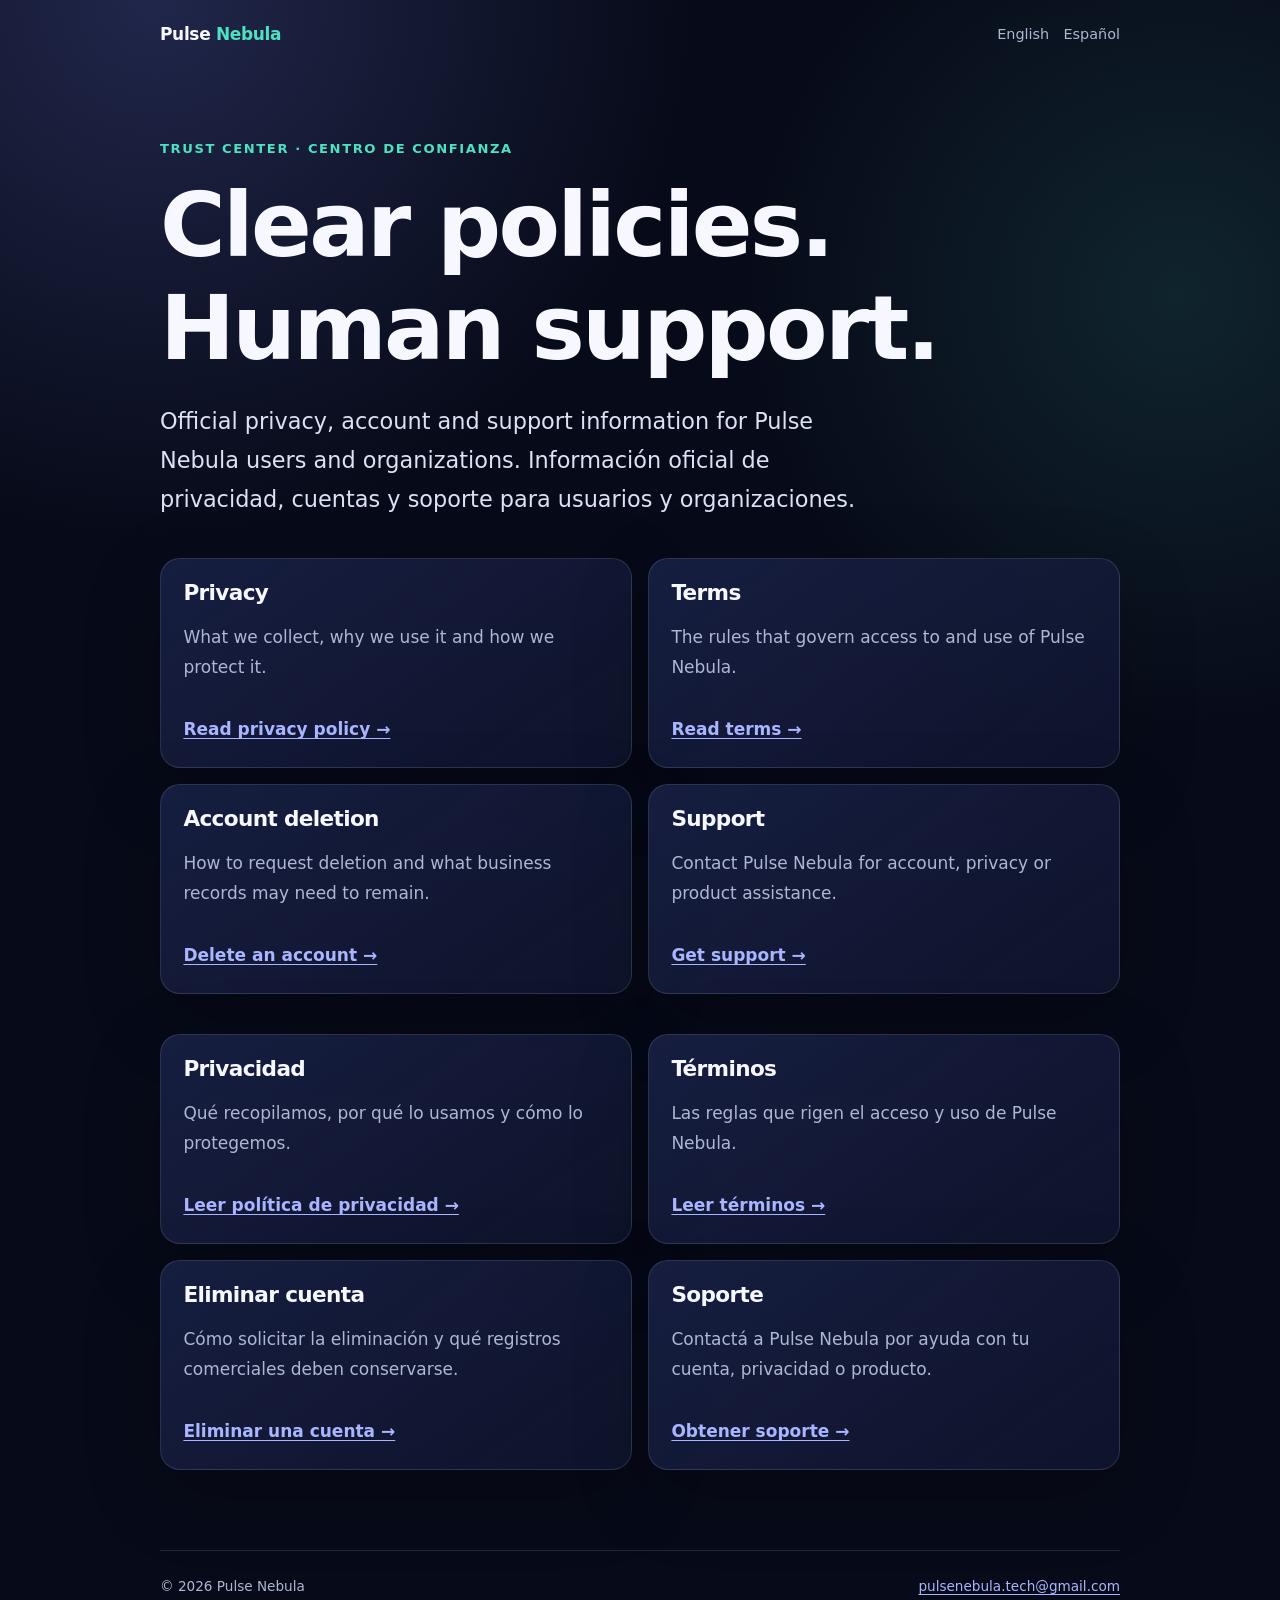
<file: index.html>
<!doctype html><html lang="en"><head><meta charset="utf-8" /><meta name="viewport" content="width=device-width, initial-scale=1" /><meta name="description" content="Pulse Nebula privacy, terms, account deletion and support resources." /><title>Pulse Nebula · Trust Center</title><link rel="stylesheet" href="assets/styles.css" /></head><body>
<header class="site-header"><a class="brand" href="./">Pulse <span class="brand-mark">Nebula</span></a><nav class="nav" aria-label="Language"><a href="#english">English</a><a href="#espanol">Español</a></nav></header>
<main><p class="eyebrow">Trust center · Centro de confianza</p><h1>Clear policies. Human support.</h1><p class="lede">Official privacy, account and support information for Pulse Nebula users and organizations. Información oficial de privacidad, cuentas y soporte para usuarios y organizaciones.</p>
<section class="grid" id="english" aria-labelledby="english-title"><article class="card"><h2 id="english-title">Privacy</h2><p>What we collect, why we use it and how we protect it.</p><a href="en/privacy/">Read privacy policy →</a></article><article class="card"><h2>Terms</h2><p>The rules that govern access to and use of Pulse Nebula.</p><a href="en/terms/">Read terms →</a></article><article class="card"><h2>Account deletion</h2><p>How to request deletion and what business records may need to remain.</p><a href="en/account-deletion/">Delete an account →</a></article><article class="card"><h2>Support</h2><p>Contact Pulse Nebula for account, privacy or product assistance.</p><a href="en/support/">Get support →</a></article></section>
<section class="grid" id="espanol" aria-labelledby="espanol-title"><article class="card"><h2 id="espanol-title">Privacidad</h2><p>Qué recopilamos, por qué lo usamos y cómo lo protegemos.</p><a href="es/privacy/">Leer política de privacidad →</a></article><article class="card"><h2>Términos</h2><p>Las reglas que rigen el acceso y uso de Pulse Nebula.</p><a href="es/terms/">Leer términos →</a></article><article class="card"><h2>Eliminar cuenta</h2><p>Cómo solicitar la eliminación y qué registros comerciales deben conservarse.</p><a href="es/account-deletion/">Eliminar una cuenta →</a></article><article class="card"><h2>Soporte</h2><p>Contactá a Pulse Nebula por ayuda con tu cuenta, privacidad o producto.</p><a href="es/support/">Obtener soporte →</a></article></section></main>
<footer class="site-footer"><span>© 2026 Pulse Nebula</span><a href="mailto:pulsenebula.tech@gmail.com">pulsenebula.tech@gmail.com</a></footer></body></html>
</file>
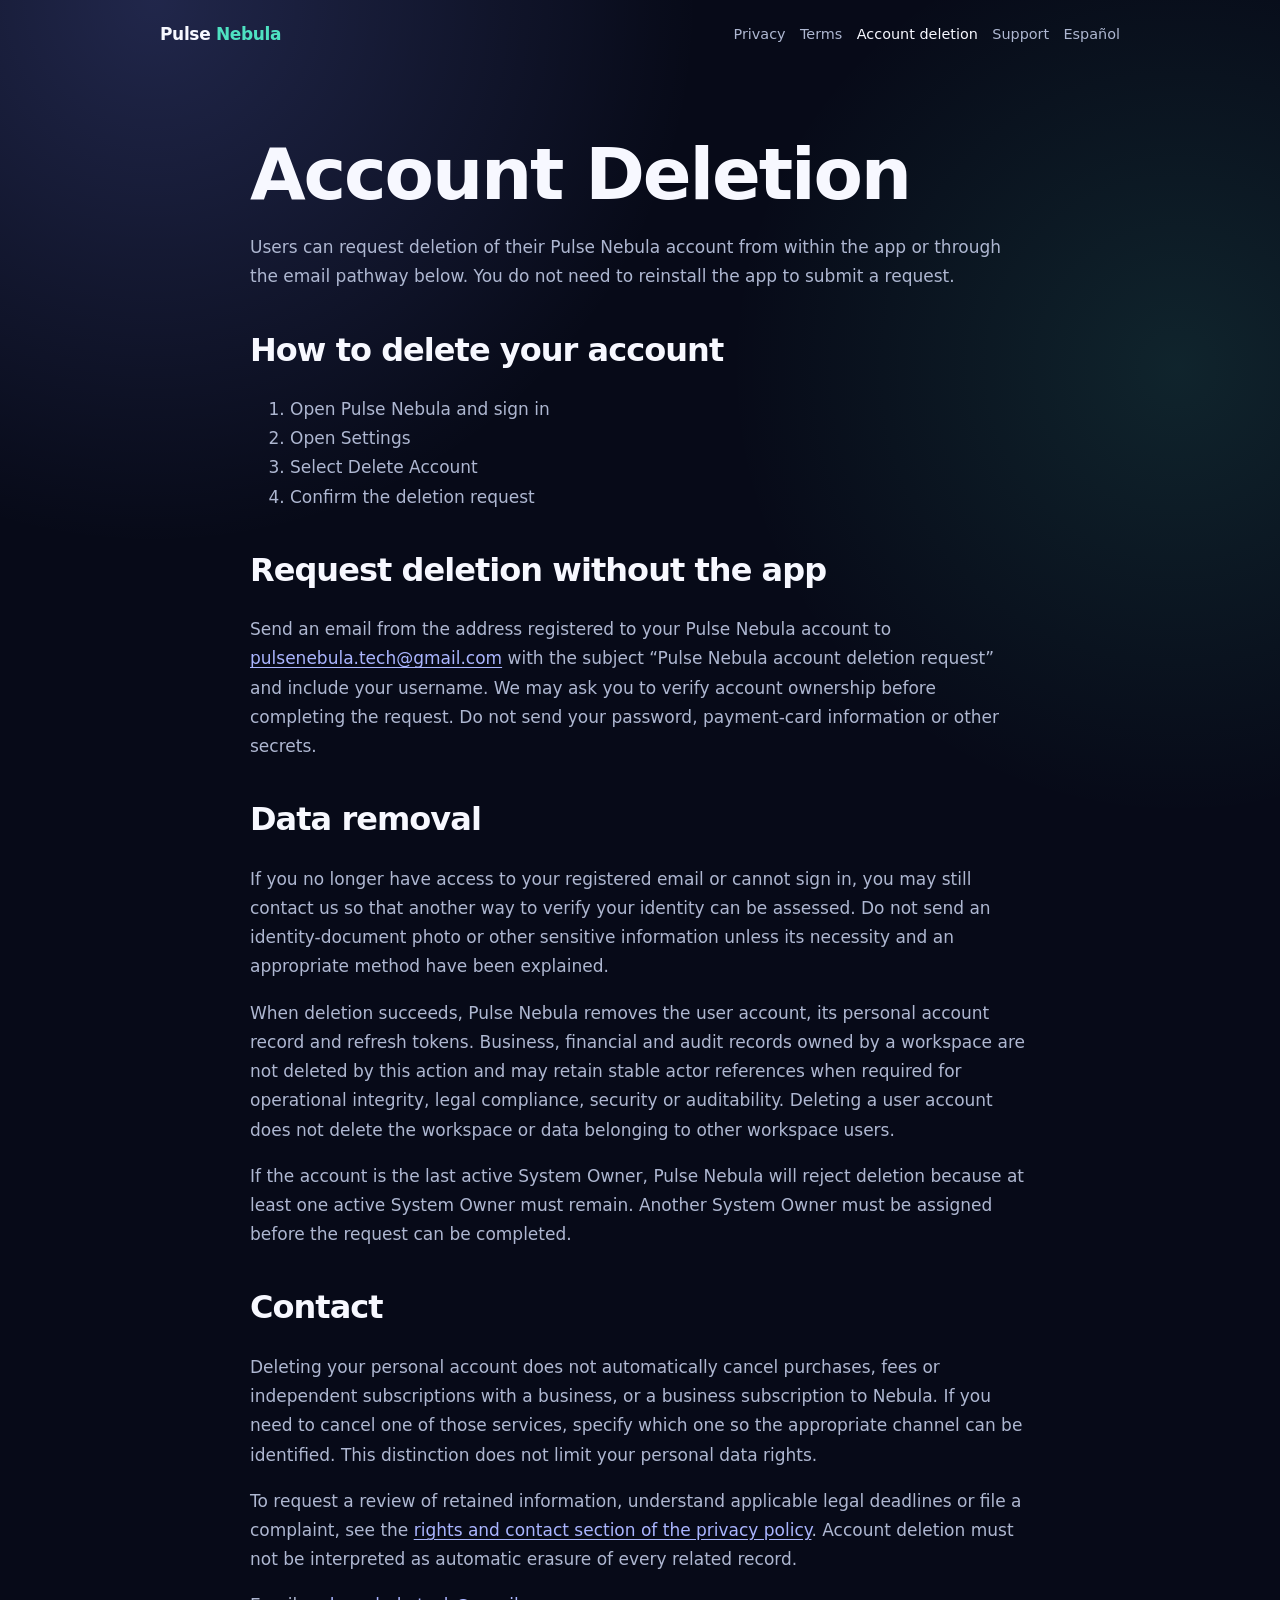
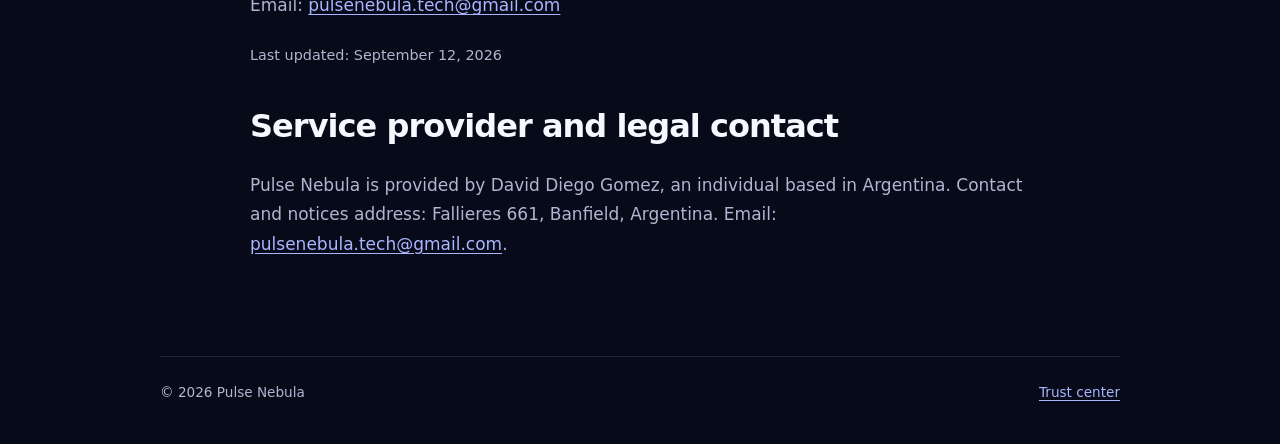
<file: en/account-deletion/index.html>
<!DOCTYPE html>
<html lang="en">
<head>
  <meta charset="UTF-8" />
  <meta name="viewport" content="width=device-width, initial-scale=1.0" />
  <title>Pulse Nebula Account Deletion</title>
  <link rel="stylesheet" href="../../assets/styles.css" />
</head>
<body>

<header class="site-header"><a class="brand" href="../../">Pulse <span class="brand-mark">Nebula</span></a><nav class="nav" aria-label="Legal navigation"><a href="../privacy/">Privacy</a><a href="../terms/">Terms</a><a aria-current="page" href="./">Account deletion</a><a href="../support/">Support</a><a href="../../es/account-deletion/" lang="es">Español</a></nav></header>
<main class="document">

<h1>Account Deletion</h1>

<p>
Users can request deletion of their Pulse Nebula account from within the app or through the email pathway below. You do not need to reinstall the app to submit a request.
</p>

<h2>How to delete your account</h2>

<ol>
  <li>Open Pulse Nebula and sign in</li>
  <li>Open Settings</li>
  <li>Select Delete Account</li>
  <li>Confirm the deletion request</li>
</ol>

<h2>Request deletion without the app</h2>

<p>
Send an email from the address registered to your Pulse Nebula account to <a href="mailto:pulsenebula.tech@gmail.com?subject=Pulse%20Nebula%20account%20deletion%20request">pulsenebula.tech@gmail.com</a> with the subject “Pulse Nebula account deletion request” and include your username. We may ask you to verify account ownership before completing the request. Do not send your password, payment-card information or other secrets.
</p>

<h2>Data removal</h2>

<p>If you no longer have access to your registered email or cannot sign in, you may still contact us so that another way to verify your identity can be assessed. Do not send an identity-document photo or other sensitive information unless its necessity and an appropriate method have been explained.</p>

<p>
When deletion succeeds, Pulse Nebula removes the user account, its personal account record and refresh tokens. Business, financial and audit records owned by a workspace are not deleted by this action and may retain stable actor references when required for operational integrity, legal compliance, security or auditability. Deleting a user account does not delete the workspace or data belonging to other workspace users.
</p>

<p>If the account is the last active System Owner, Pulse Nebula will reject deletion because at least one active System Owner must remain. Another System Owner must be assigned before the request can be completed.</p>

<h2>Contact</h2>

<p>Deleting your personal account does not automatically cancel purchases, fees or independent subscriptions with a business, or a business subscription to Nebula. If you need to cancel one of those services, specify which one so the appropriate channel can be identified. This distinction does not limit your personal data rights.</p>
<p>To request a review of retained information, understand applicable legal deadlines or file a complaint, see the <a href="../privacy/">rights and contact section of the privacy policy</a>. Account deletion must not be interpreted as automatic erasure of every related record.</p>

<p>Email: <a href="mailto:pulsenebula.tech@gmail.com">pulsenebula.tech@gmail.com</a></p>

<p class="meta">Last updated: September 12, 2026</p>
<h2>Service provider and legal contact</h2>
<p>Pulse Nebula is provided by David Diego Gomez, an individual based in Argentina. Contact and notices address: Fallieres 661, Banfield, Argentina. Email: <a href="mailto:pulsenebula.tech@gmail.com">pulsenebula.tech@gmail.com</a>.</p>
</main><footer class="site-footer"><span>© 2026 Pulse Nebula</span><a href="../../">Trust center</a></footer>

</body>
</html>
</file>
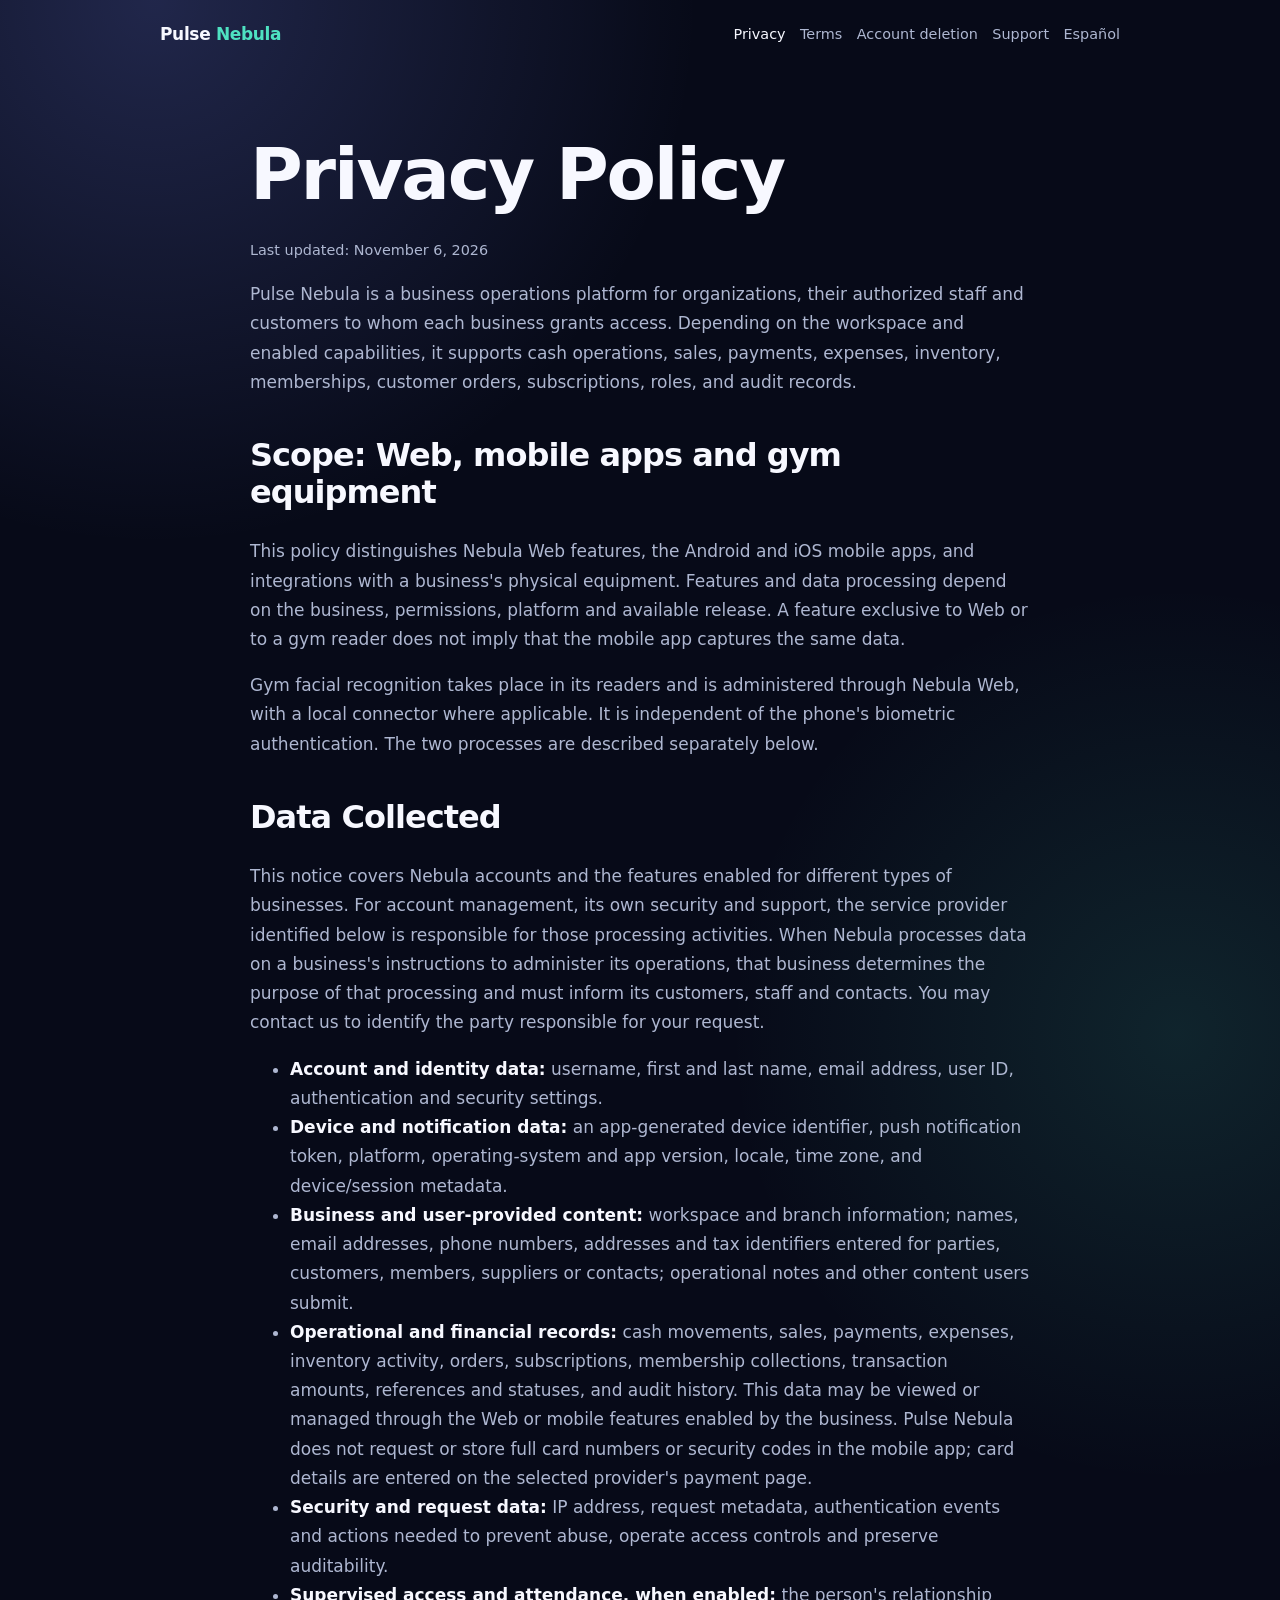
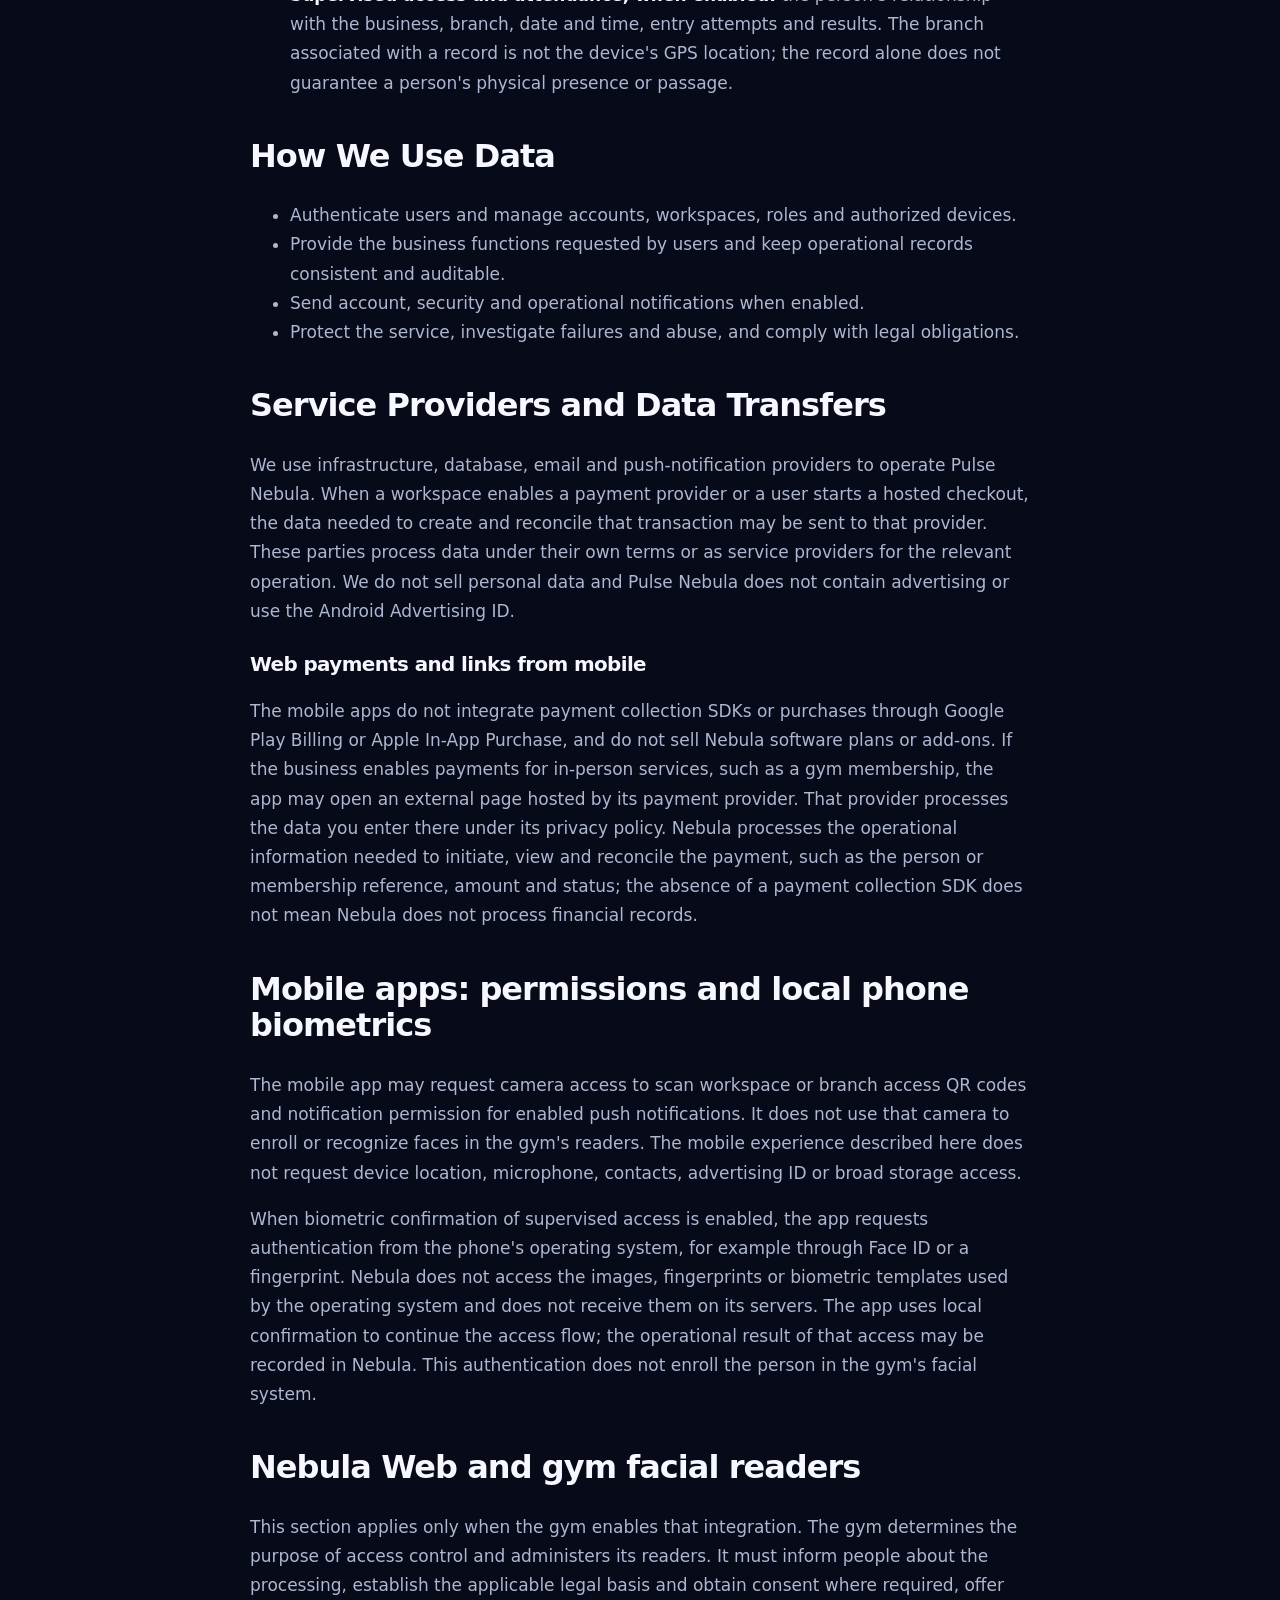
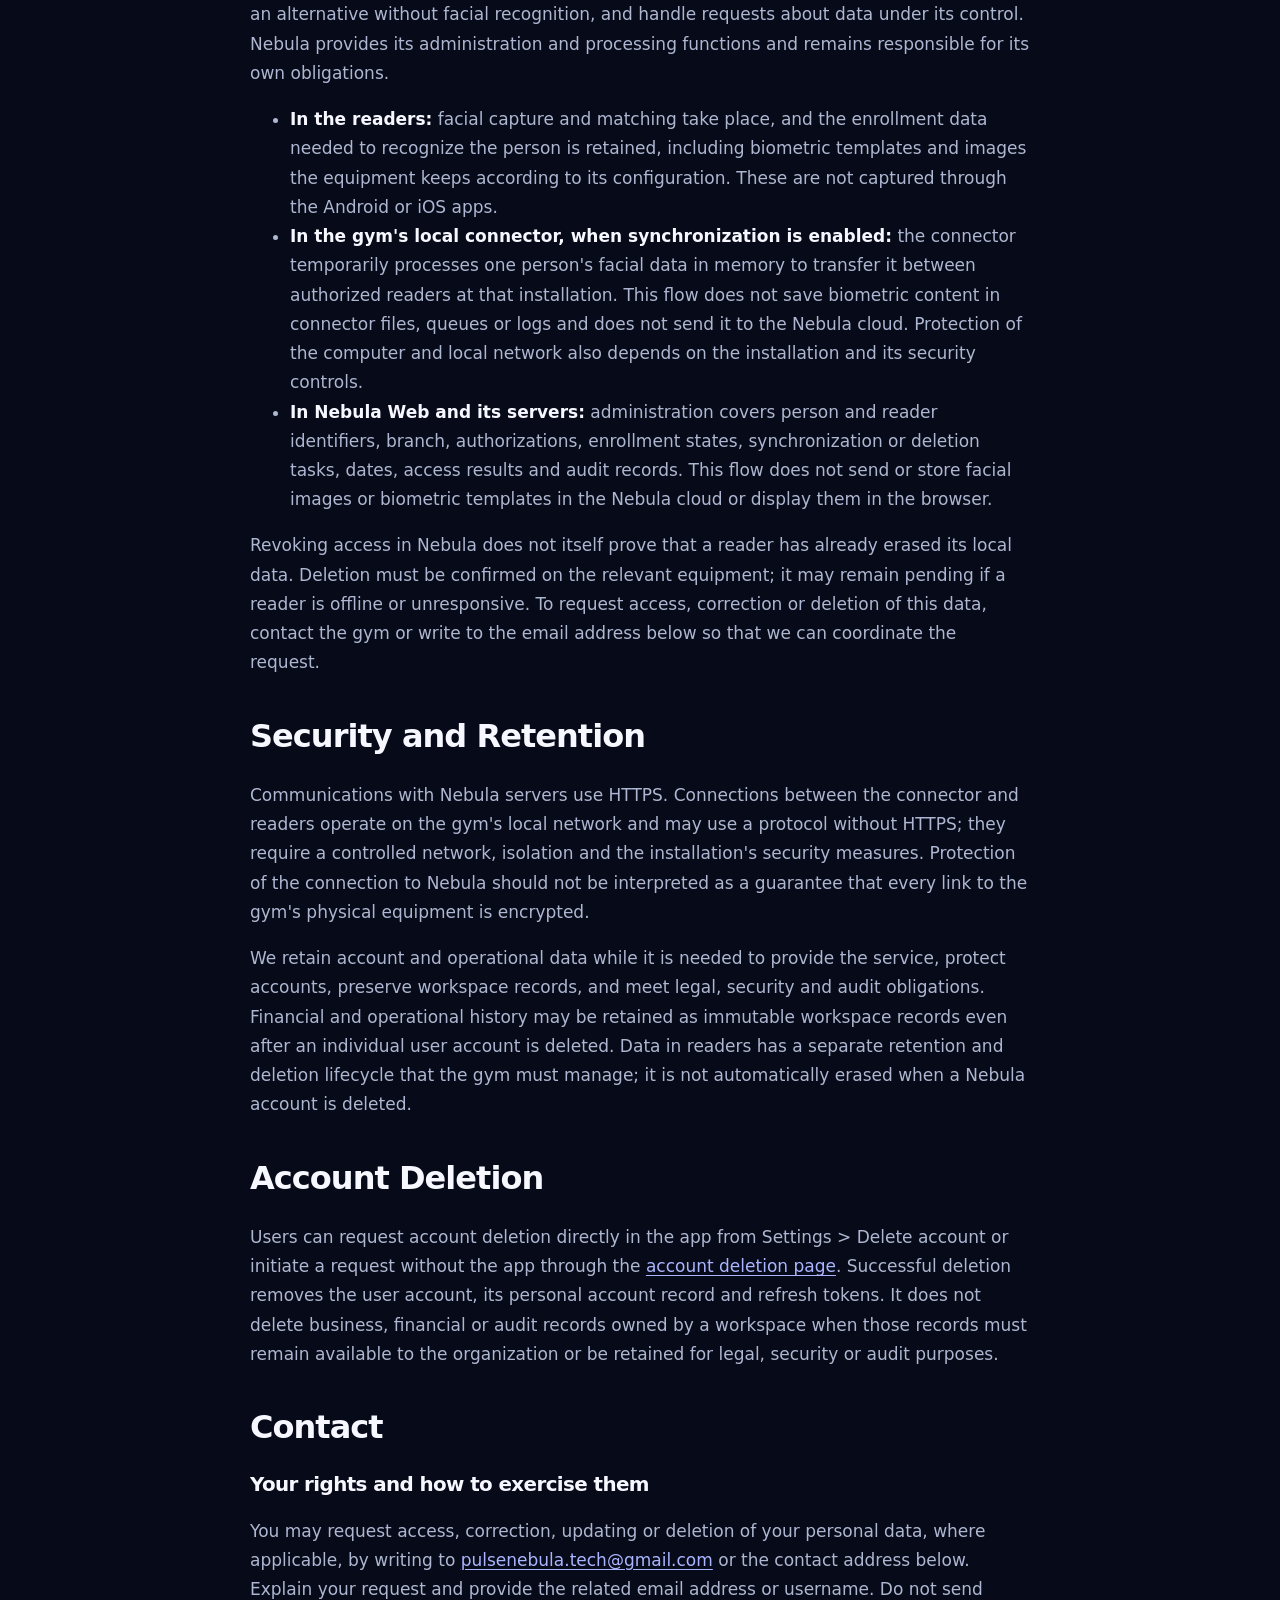
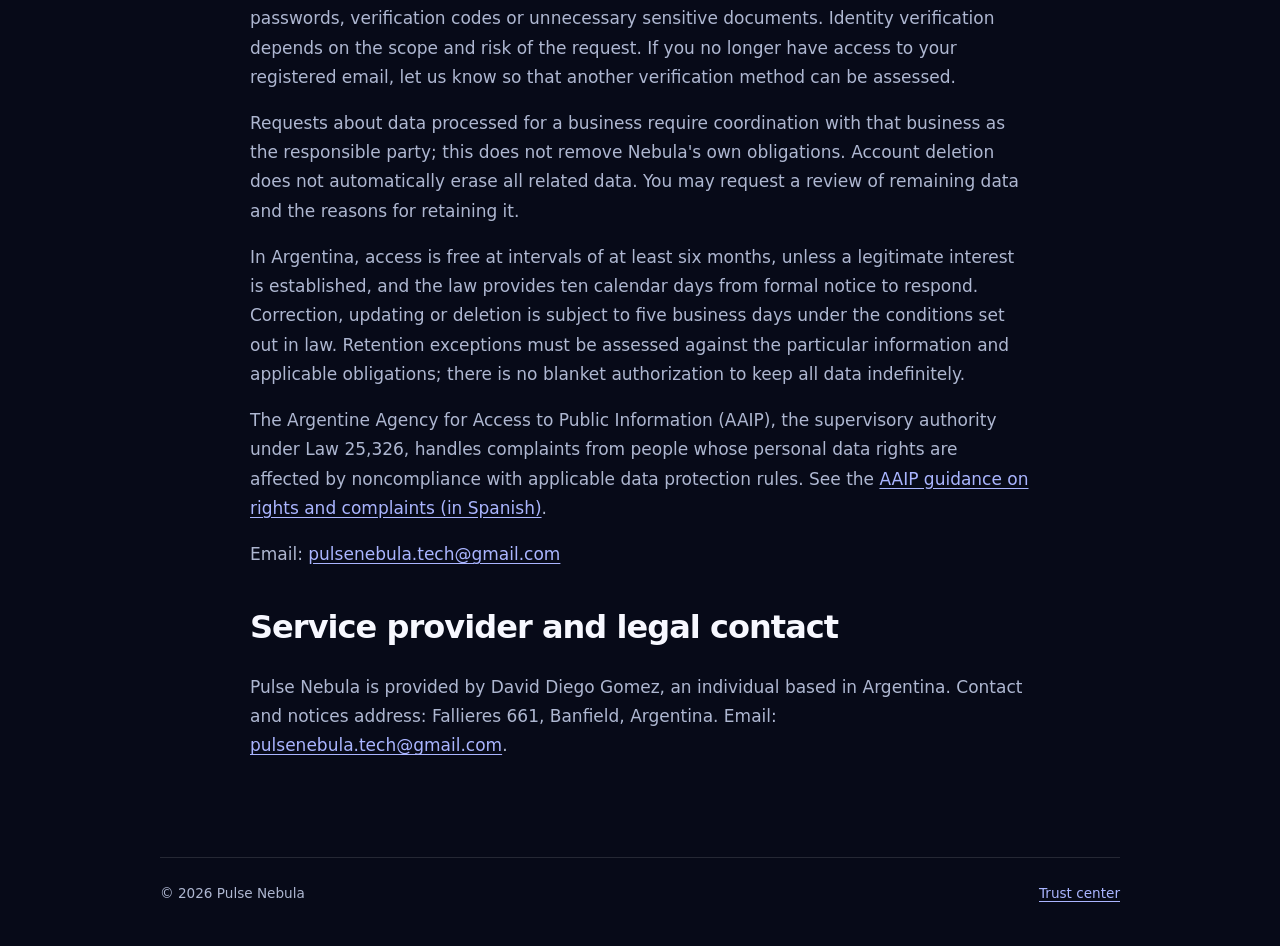
<file: en/privacy/index.html>
<!DOCTYPE html>
<html lang="en">
<head>
  <meta charset="UTF-8" />
  <meta name="viewport" content="width=device-width, initial-scale=1.0" />
  <title>Pulse Nebula Privacy Policy</title>
  <link rel="stylesheet" href="../../assets/styles.css" />
</head>
<body>

<header class="site-header"><a class="brand" href="../../">Pulse <span class="brand-mark">Nebula</span></a><nav class="nav" aria-label="Legal navigation"><a aria-current="page" href="./">Privacy</a><a href="../terms/">Terms</a><a href="../account-deletion/">Account deletion</a><a href="../support/">Support</a><a href="../../es/privacy/" lang="es">Español</a></nav></header>
<main class="document">

<h1>Privacy Policy</h1>

<p class="meta">Last updated: November 6, 2026</p>
<p>Pulse Nebula is a business operations platform for organizations, their authorized staff and customers to whom each business grants access. Depending on the workspace and enabled capabilities, it supports cash operations, sales, payments, expenses, inventory, memberships, customer orders, subscriptions, roles, and audit records.</p>

<h2>Scope: Web, mobile apps and gym equipment</h2>
<p>This policy distinguishes Nebula Web features, the Android and iOS mobile apps, and integrations with a business's physical equipment. Features and data processing depend on the business, permissions, platform and available release. A feature exclusive to Web or to a gym reader does not imply that the mobile app captures the same data.</p>
<p>Gym facial recognition takes place in its readers and is administered through Nebula Web, with a local connector where applicable. It is independent of the phone's biometric authentication. The two processes are described separately below.</p>

<h2>Data Collected</h2>

<p>This notice covers Nebula accounts and the features enabled for different types of businesses. For account management, its own security and support, the service provider identified below is responsible for those processing activities. When Nebula processes data on a business's instructions to administer its operations, that business determines the purpose of that processing and must inform its customers, staff and contacts. You may contact us to identify the party responsible for your request.</p>

<ul>
  <li><strong>Account and identity data:</strong> username, first and last name, email address, user ID, authentication and security settings.</li>
  <li><strong>Device and notification data:</strong> an app-generated device identifier, push notification token, platform, operating-system and app version, locale, time zone, and device/session metadata.</li>
  <li><strong>Business and user-provided content:</strong> workspace and branch information; names, email addresses, phone numbers, addresses and tax identifiers entered for parties, customers, members, suppliers or contacts; operational notes and other content users submit.</li>
  <li><strong>Operational and financial records:</strong> cash movements, sales, payments, expenses, inventory activity, orders, subscriptions, membership collections, transaction amounts, references and statuses, and audit history. This data may be viewed or managed through the Web or mobile features enabled by the business. Pulse Nebula does not request or store full card numbers or security codes in the mobile app; card details are entered on the selected provider's payment page.</li>
  <li><strong>Security and request data:</strong> IP address, request metadata, authentication events and actions needed to prevent abuse, operate access controls and preserve auditability.</li>
  <li><strong>Supervised access and attendance, when enabled:</strong> the person's relationship with the business, branch, date and time, entry attempts and results. The branch associated with a record is not the device's GPS location; the record alone does not guarantee a person's physical presence or passage.</li>
</ul>

<h2>How We Use Data</h2>

<ul>
  <li>Authenticate users and manage accounts, workspaces, roles and authorized devices.</li>
  <li>Provide the business functions requested by users and keep operational records consistent and auditable.</li>
  <li>Send account, security and operational notifications when enabled.</li>
  <li>Protect the service, investigate failures and abuse, and comply with legal obligations.</li>
</ul>

<h2>Service Providers and Data Transfers</h2>

<p>We use infrastructure, database, email and push-notification providers to operate Pulse Nebula. When a workspace enables a payment provider or a user starts a hosted checkout, the data needed to create and reconcile that transaction may be sent to that provider. These parties process data under their own terms or as service providers for the relevant operation. We do not sell personal data and Pulse Nebula does not contain advertising or use the Android Advertising ID.</p>

<h3>Web payments and links from mobile</h3>
<p>The mobile apps do not integrate payment collection SDKs or purchases through Google Play Billing or Apple In-App Purchase, and do not sell Nebula software plans or add-ons. If the business enables payments for in-person services, such as a gym membership, the app may open an external page hosted by its payment provider. That provider processes the data you enter there under its privacy policy. Nebula processes the operational information needed to initiate, view and reconcile the payment, such as the person or membership reference, amount and status; the absence of a payment collection SDK does not mean Nebula does not process financial records.</p>

<h2>Mobile apps: permissions and local phone biometrics</h2>

<p>The mobile app may request camera access to scan workspace or branch access QR codes and notification permission for enabled push notifications. It does not use that camera to enroll or recognize faces in the gym's readers. The mobile experience described here does not request device location, microphone, contacts, advertising ID or broad storage access.</p>
<p>When biometric confirmation of supervised access is enabled, the app requests authentication from the phone's operating system, for example through Face ID or a fingerprint. Nebula does not access the images, fingerprints or biometric templates used by the operating system and does not receive them on its servers. The app uses local confirmation to continue the access flow; the operational result of that access may be recorded in Nebula. This authentication does not enroll the person in the gym's facial system.</p>

<h2>Nebula Web and gym facial readers</h2>

<p>This section applies only when the gym enables that integration. The gym determines the purpose of access control and administers its readers. It must inform people about the processing, establish the applicable legal basis and obtain consent where required, offer an alternative without facial recognition, and handle requests about data under its control. Nebula provides its administration and processing functions and remains responsible for its own obligations.</p>
<ul>
  <li><strong>In the readers:</strong> facial capture and matching take place, and the enrollment data needed to recognize the person is retained, including biometric templates and images the equipment keeps according to its configuration. These are not captured through the Android or iOS apps.</li>
  <li><strong>In the gym's local connector, when synchronization is enabled:</strong> the connector temporarily processes one person's facial data in memory to transfer it between authorized readers at that installation. This flow does not save biometric content in connector files, queues or logs and does not send it to the Nebula cloud. Protection of the computer and local network also depends on the installation and its security controls.</li>
  <li><strong>In Nebula Web and its servers:</strong> administration covers person and reader identifiers, branch, authorizations, enrollment states, synchronization or deletion tasks, dates, access results and audit records. This flow does not send or store facial images or biometric templates in the Nebula cloud or display them in the browser.</li>
</ul>
<p>Revoking access in Nebula does not itself prove that a reader has already erased its local data. Deletion must be confirmed on the relevant equipment; it may remain pending if a reader is offline or unresponsive. To request access, correction or deletion of this data, contact the gym or write to the email address below so that we can coordinate the request.</p>

<h2>Security and Retention</h2>

<p>Communications with Nebula servers use HTTPS. Connections between the connector and readers operate on the gym's local network and may use a protocol without HTTPS; they require a controlled network, isolation and the installation's security measures. Protection of the connection to Nebula should not be interpreted as a guarantee that every link to the gym's physical equipment is encrypted.</p>
<p>We retain account and operational data while it is needed to provide the service, protect accounts, preserve workspace records, and meet legal, security and audit obligations. Financial and operational history may be retained as immutable workspace records even after an individual user account is deleted. Data in readers has a separate retention and deletion lifecycle that the gym must manage; it is not automatically erased when a Nebula account is deleted.</p>

<h2>Account Deletion</h2>

<p>
Users can request account deletion directly in the app from Settings &gt; Delete account or initiate a request without the app through the <a href="../account-deletion/">account deletion page</a>. Successful deletion removes the user account, its personal account record and refresh tokens. It does not delete business, financial or audit records owned by a workspace when those records must remain available to the organization or be retained for legal, security or audit purposes.
</p>

<h2>Contact</h2>

<h3>Your rights and how to exercise them</h3>
<p>You may request access, correction, updating or deletion of your personal data, where applicable, by writing to <a href="mailto:pulsenebula.tech@gmail.com?subject=Personal%20data%20request">pulsenebula.tech@gmail.com</a> or the contact address below. Explain your request and provide the related email address or username. Do not send passwords, verification codes or unnecessary sensitive documents. Identity verification depends on the scope and risk of the request. If you no longer have access to your registered email, let us know so that another verification method can be assessed.</p>
<p>Requests about data processed for a business require coordination with that business as the responsible party; this does not remove Nebula's own obligations. Account deletion does not automatically erase all related data. You may request a review of remaining data and the reasons for retaining it.</p>
<p>In Argentina, access is free at intervals of at least six months, unless a legitimate interest is established, and the law provides ten calendar days from formal notice to respond. Correction, updating or deletion is subject to five business days under the conditions set out in law. Retention exceptions must be assessed against the particular information and applicable obligations; there is no blanket authorization to keep all data indefinitely.</p>
<p>The Argentine Agency for Access to Public Information (AAIP), the supervisory authority under Law 25,326, handles complaints from people whose personal data rights are affected by noncompliance with applicable data protection rules. See the <a href="https://www.argentina.gob.ar/aaip/datospersonales/derechos">AAIP guidance on rights and complaints (in Spanish)</a>.</p>

<p>Email: <a href="mailto:pulsenebula.tech@gmail.com">pulsenebula.tech@gmail.com</a></p>

<h2>Service provider and legal contact</h2>
<p>Pulse Nebula is provided by David Diego Gomez, an individual based in Argentina. Contact and notices address: Fallieres 661, Banfield, Argentina. Email: <a href="mailto:pulsenebula.tech@gmail.com">pulsenebula.tech@gmail.com</a>.</p>
</main><footer class="site-footer"><span>© 2026 Pulse Nebula</span><a href="../../">Trust center</a></footer>

</body>
</html>
</file>
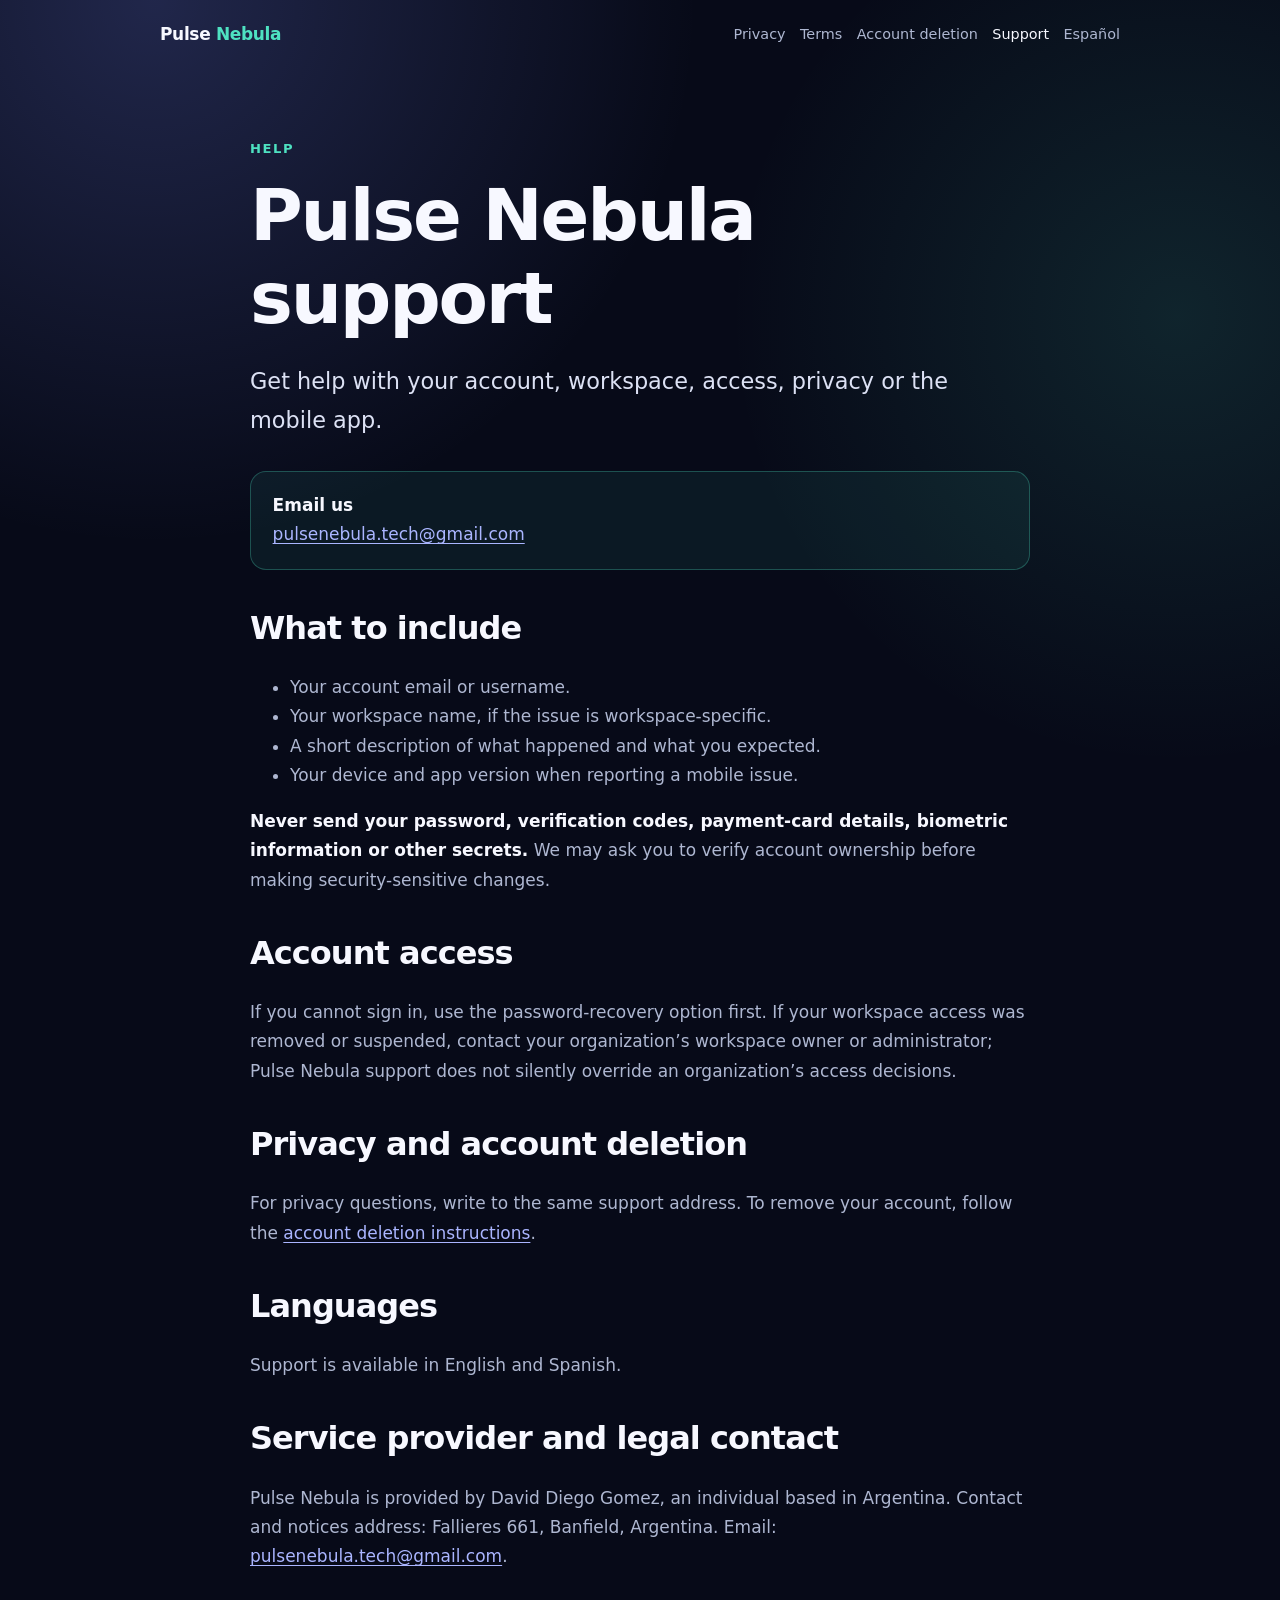
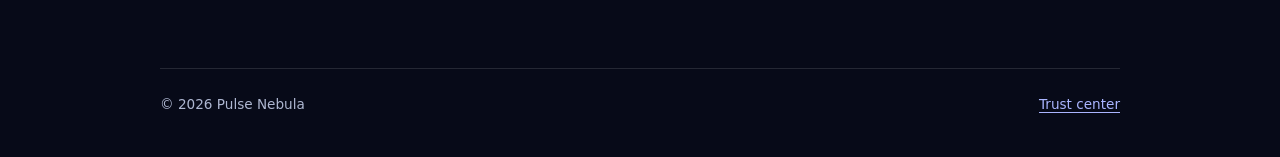
<file: en/support/index.html>
<!doctype html><html lang="en"><head><meta charset="utf-8" /><meta name="viewport" content="width=device-width, initial-scale=1" /><meta name="description" content="Get support for Pulse Nebula." /><title>Support · Pulse Nebula</title><link rel="stylesheet" href="../../assets/styles.css" /></head><body>
<header class="site-header"><a class="brand" href="../../">Pulse <span class="brand-mark">Nebula</span></a><nav class="nav" aria-label="Legal navigation"><a href="../privacy/">Privacy</a><a href="../terms/">Terms</a><a href="../account-deletion/">Account deletion</a><a aria-current="page" href="./">Support</a><a href="../../es/support/" lang="es">Español</a></nav></header>
<main class="document"><p class="eyebrow">Help</p><h1>Pulse Nebula support</h1><p class="lede">Get help with your account, workspace, access, privacy or the mobile app.</p>
<div class="callout"><strong>Email us</strong><br /><a href="mailto:pulsenebula.tech@gmail.com?subject=Pulse%20Nebula%20support">pulsenebula.tech@gmail.com</a></div>
<h2>What to include</h2><ul><li>Your account email or username.</li><li>Your workspace name, if the issue is workspace-specific.</li><li>A short description of what happened and what you expected.</li><li>Your device and app version when reporting a mobile issue.</li></ul>
<p><strong>Never send your password, verification codes, payment-card details, biometric information or other secrets.</strong> We may ask you to verify account ownership before making security-sensitive changes.</p>
<h2>Account access</h2><p>If you cannot sign in, use the password-recovery option first. If your workspace access was removed or suspended, contact your organization’s workspace owner or administrator; Pulse Nebula support does not silently override an organization’s access decisions.</p>
<h2>Privacy and account deletion</h2><p>For privacy questions, write to the same support address. To remove your account, follow the <a href="../account-deletion/">account deletion instructions</a>.</p>
<h2>Languages</h2><p>Support is available in English and Spanish.</p>
<h2>Service provider and legal contact</h2>
<p>Pulse Nebula is provided by David Diego Gomez, an individual based in Argentina. Contact and notices address: Fallieres 661, Banfield, Argentina. Email: <a href="mailto:pulsenebula.tech@gmail.com">pulsenebula.tech@gmail.com</a>.</p>
</main><footer class="site-footer"><span>© 2026 Pulse Nebula</span><a href="../../">Trust center</a></footer></body></html>
</file>
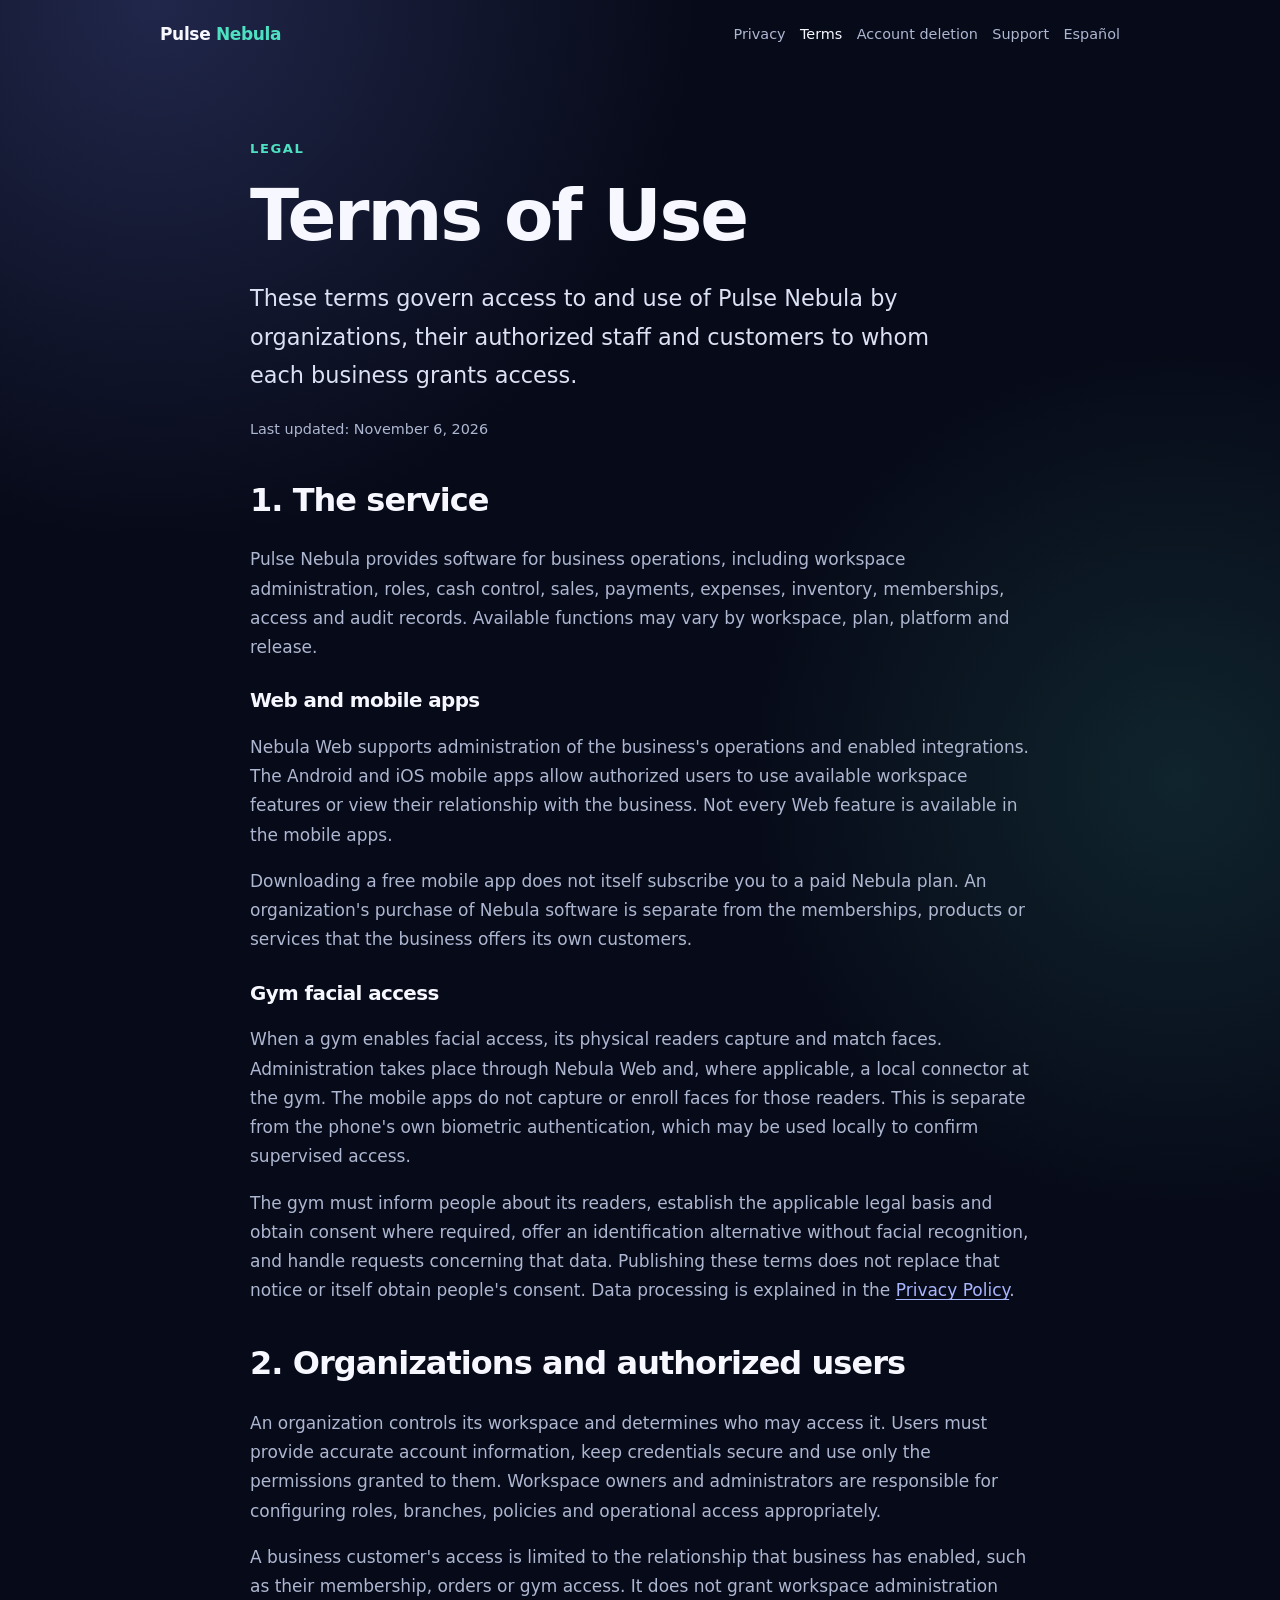
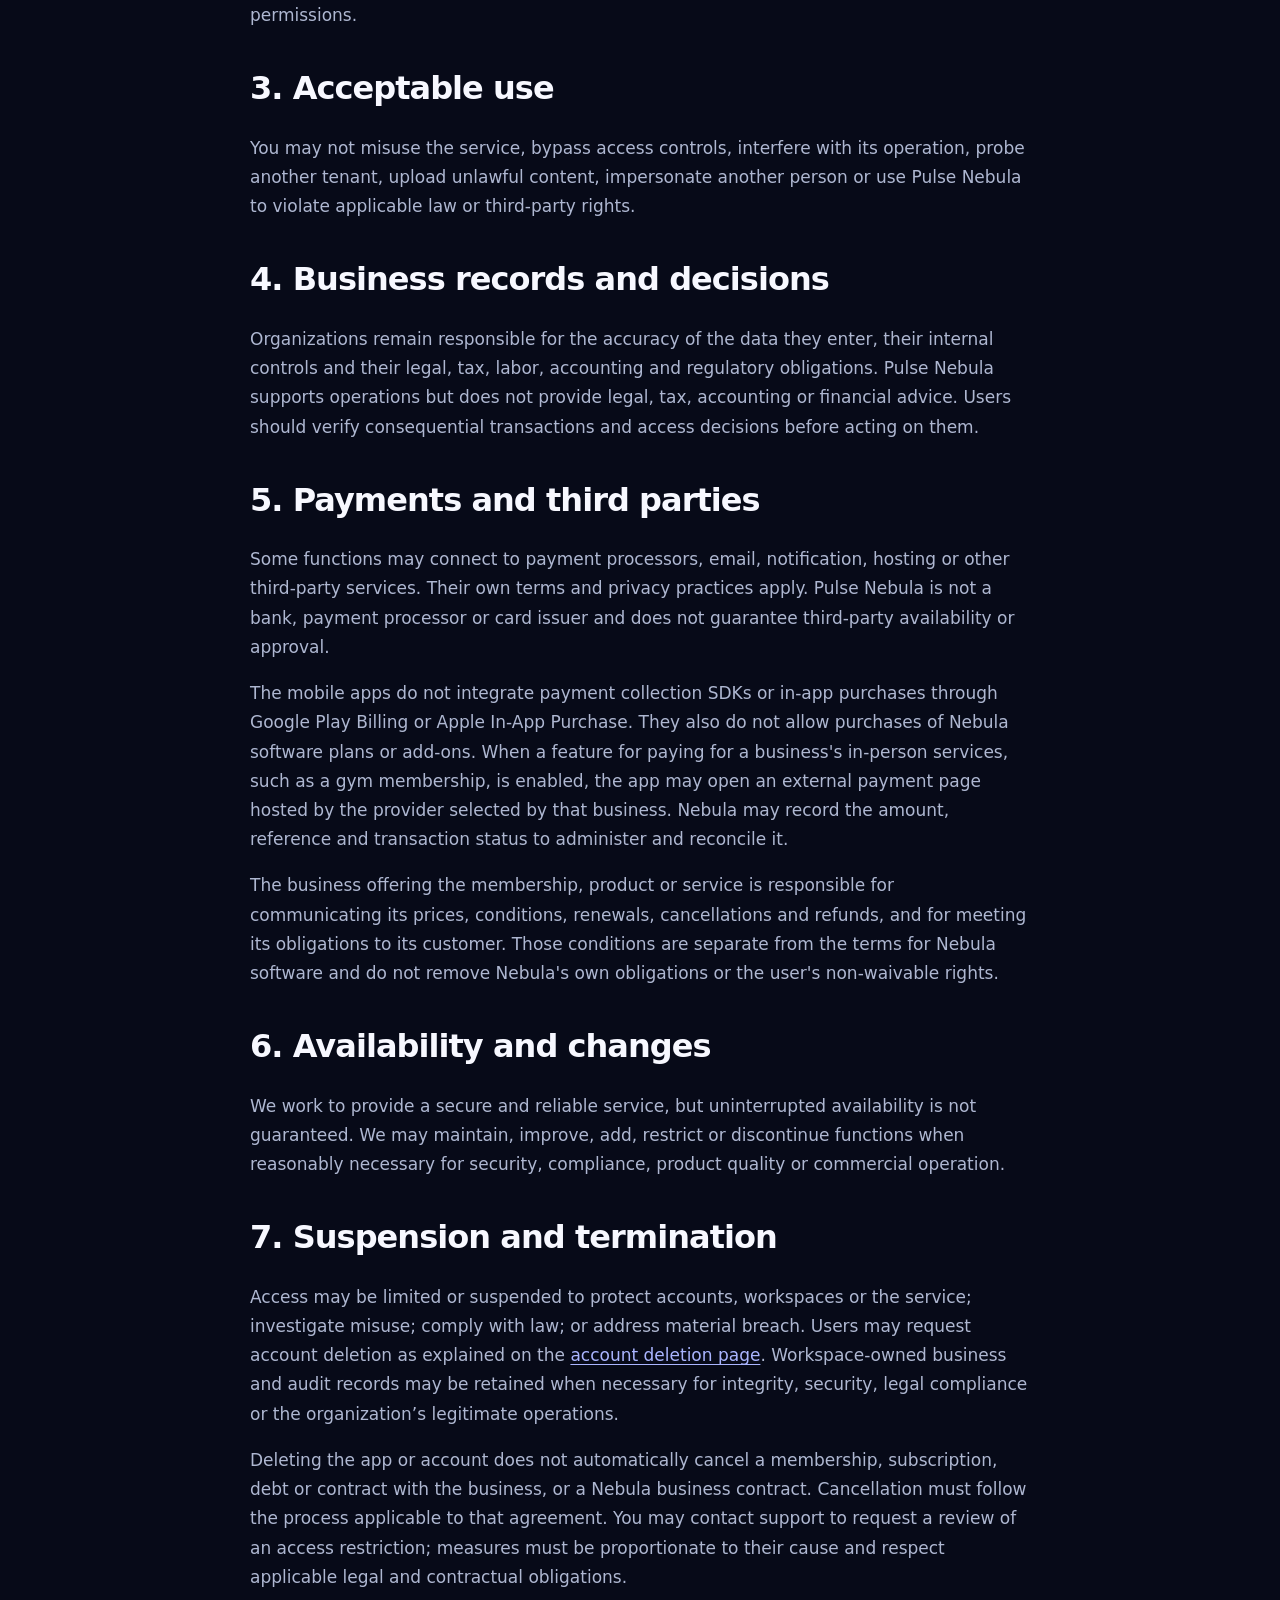
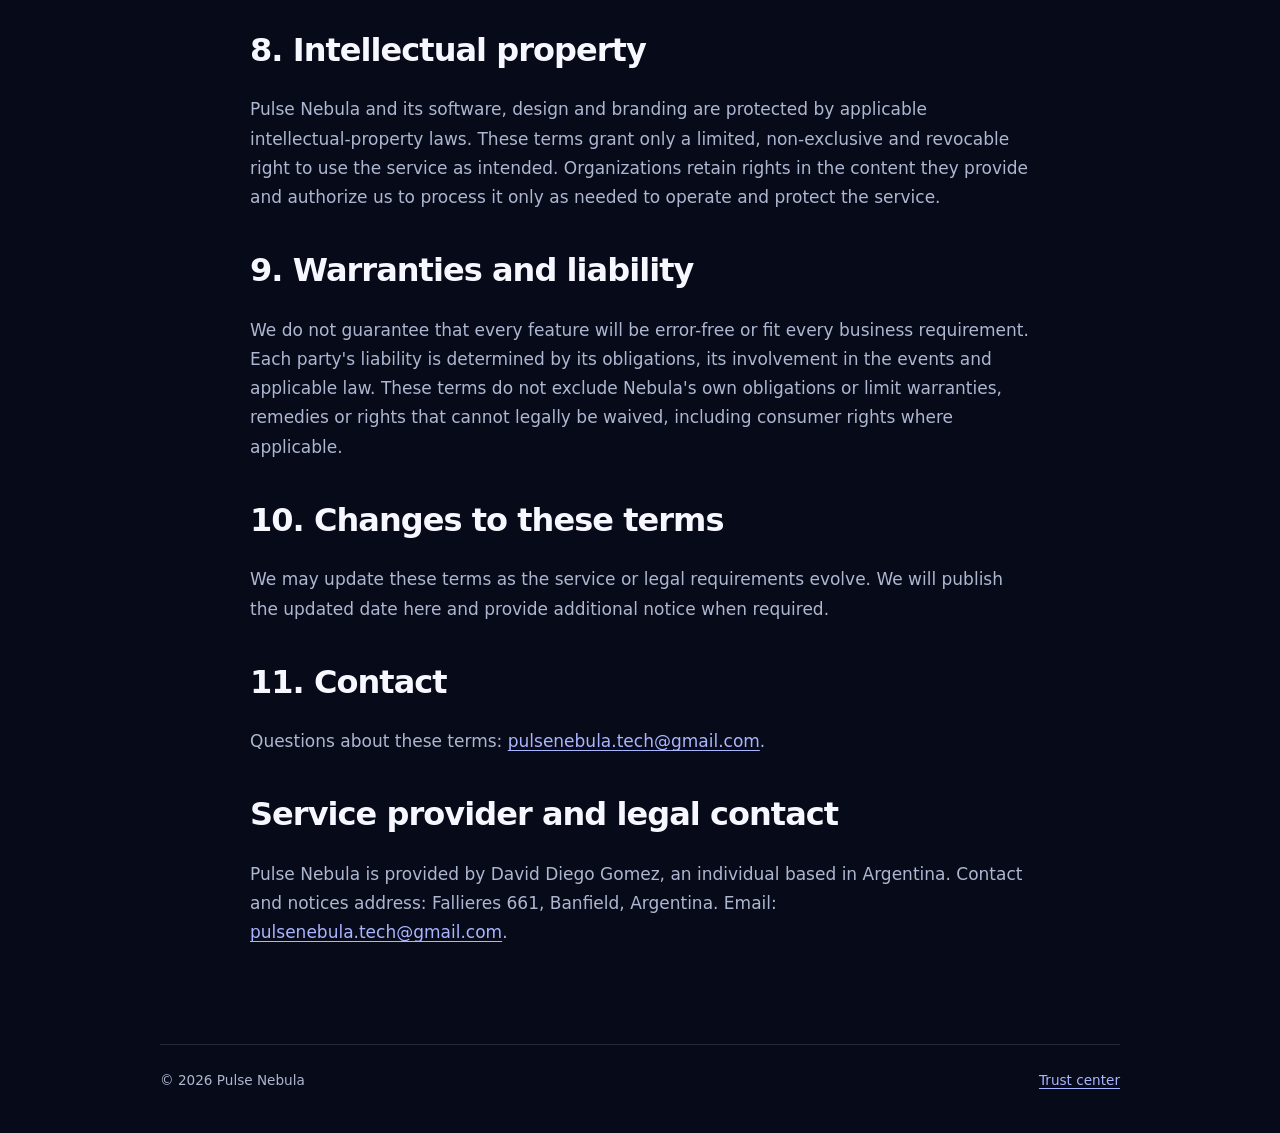
<file: en/terms/index.html>
<!doctype html><html lang="en"><head><meta charset="utf-8" /><meta name="viewport" content="width=device-width, initial-scale=1" /><meta name="description" content="Terms of Use for Pulse Nebula." /><title>Terms of Use · Pulse Nebula</title><link rel="stylesheet" href="../../assets/styles.css" /></head><body>
<header class="site-header"><a class="brand" href="../../">Pulse <span class="brand-mark">Nebula</span></a><nav class="nav" aria-label="Legal navigation"><a href="../privacy/">Privacy</a><a aria-current="page" href="./">Terms</a><a href="../account-deletion/">Account deletion</a><a href="../support/">Support</a><a href="../../es/terms/" lang="es">Español</a></nav></header>
<main class="document"><p class="eyebrow">Legal</p><h1>Terms of Use</h1><p class="lede">These terms govern access to and use of Pulse Nebula by organizations, their authorized staff and customers to whom each business grants access.</p><p class="meta">Last updated: November 6, 2026</p>
<h2>1. The service</h2><p>Pulse Nebula provides software for business operations, including workspace administration, roles, cash control, sales, payments, expenses, inventory, memberships, access and audit records. Available functions may vary by workspace, plan, platform and release.</p>
<h3>Web and mobile apps</h3>
<p>Nebula Web supports administration of the business's operations and enabled integrations. The Android and iOS mobile apps allow authorized users to use available workspace features or view their relationship with the business. Not every Web feature is available in the mobile apps.</p>
<p>Downloading a free mobile app does not itself subscribe you to a paid Nebula plan. An organization's purchase of Nebula software is separate from the memberships, products or services that the business offers its own customers.</p>
<h3>Gym facial access</h3>
<p>When a gym enables facial access, its physical readers capture and match faces. Administration takes place through Nebula Web and, where applicable, a local connector at the gym. The mobile apps do not capture or enroll faces for those readers. This is separate from the phone's own biometric authentication, which may be used locally to confirm supervised access.</p>
<p>The gym must inform people about its readers, establish the applicable legal basis and obtain consent where required, offer an identification alternative without facial recognition, and handle requests concerning that data. Publishing these terms does not replace that notice or itself obtain people's consent. Data processing is explained in the <a href="../privacy/">Privacy Policy</a>.</p>
<h2>2. Organizations and authorized users</h2><p>An organization controls its workspace and determines who may access it. Users must provide accurate account information, keep credentials secure and use only the permissions granted to them. Workspace owners and administrators are responsible for configuring roles, branches, policies and operational access appropriately.</p>
<p>A business customer's access is limited to the relationship that business has enabled, such as their membership, orders or gym access. It does not grant workspace administration permissions.</p>
<h2>3. Acceptable use</h2><p>You may not misuse the service, bypass access controls, interfere with its operation, probe another tenant, upload unlawful content, impersonate another person or use Pulse Nebula to violate applicable law or third-party rights.</p>
<h2>4. Business records and decisions</h2><p>Organizations remain responsible for the accuracy of the data they enter, their internal controls and their legal, tax, labor, accounting and regulatory obligations. Pulse Nebula supports operations but does not provide legal, tax, accounting or financial advice. Users should verify consequential transactions and access decisions before acting on them.</p>
<h2>5. Payments and third parties</h2><p>Some functions may connect to payment processors, email, notification, hosting or other third-party services. Their own terms and privacy practices apply. Pulse Nebula is not a bank, payment processor or card issuer and does not guarantee third-party availability or approval.</p>
<p>The mobile apps do not integrate payment collection SDKs or in-app purchases through Google Play Billing or Apple In-App Purchase. They also do not allow purchases of Nebula software plans or add-ons. When a feature for paying for a business's in-person services, such as a gym membership, is enabled, the app may open an external payment page hosted by the provider selected by that business. Nebula may record the amount, reference and transaction status to administer and reconcile it.</p>
<p>The business offering the membership, product or service is responsible for communicating its prices, conditions, renewals, cancellations and refunds, and for meeting its obligations to its customer. Those conditions are separate from the terms for Nebula software and do not remove Nebula's own obligations or the user's non-waivable rights.</p>
<h2>6. Availability and changes</h2><p>We work to provide a secure and reliable service, but uninterrupted availability is not guaranteed. We may maintain, improve, add, restrict or discontinue functions when reasonably necessary for security, compliance, product quality or commercial operation.</p>
<h2>7. Suspension and termination</h2><p>Access may be limited or suspended to protect accounts, workspaces or the service; investigate misuse; comply with law; or address material breach. Users may request account deletion as explained on the <a href="../account-deletion/">account deletion page</a>. Workspace-owned business and audit records may be retained when necessary for integrity, security, legal compliance or the organization’s legitimate operations.</p>
<p>Deleting the app or account does not automatically cancel a membership, subscription, debt or contract with the business, or a Nebula business contract. Cancellation must follow the process applicable to that agreement. You may contact support to request a review of an access restriction; measures must be proportionate to their cause and respect applicable legal and contractual obligations.</p>
<h2>8. Intellectual property</h2><p>Pulse Nebula and its software, design and branding are protected by applicable intellectual-property laws. These terms grant only a limited, non-exclusive and revocable right to use the service as intended. Organizations retain rights in the content they provide and authorize us to process it only as needed to operate and protect the service.</p>
<h2>9. Warranties and liability</h2><p>We do not guarantee that every feature will be error-free or fit every business requirement. Each party's liability is determined by its obligations, its involvement in the events and applicable law. These terms do not exclude Nebula's own obligations or limit warranties, remedies or rights that cannot legally be waived, including consumer rights where applicable.</p>
<h2>10. Changes to these terms</h2><p>We may update these terms as the service or legal requirements evolve. We will publish the updated date here and provide additional notice when required.</p>
<h2>11. Contact</h2><p>Questions about these terms: <a href="mailto:pulsenebula.tech@gmail.com?subject=Pulse%20Nebula%20terms">pulsenebula.tech@gmail.com</a>.</p>
<h2>Service provider and legal contact</h2>
<p>Pulse Nebula is provided by David Diego Gomez, an individual based in Argentina. Contact and notices address: Fallieres 661, Banfield, Argentina. Email: <a href="mailto:pulsenebula.tech@gmail.com">pulsenebula.tech@gmail.com</a>.</p>
</main><footer class="site-footer"><span>© 2026 Pulse Nebula</span><a href="../../">Trust center</a></footer></body></html>
</file>
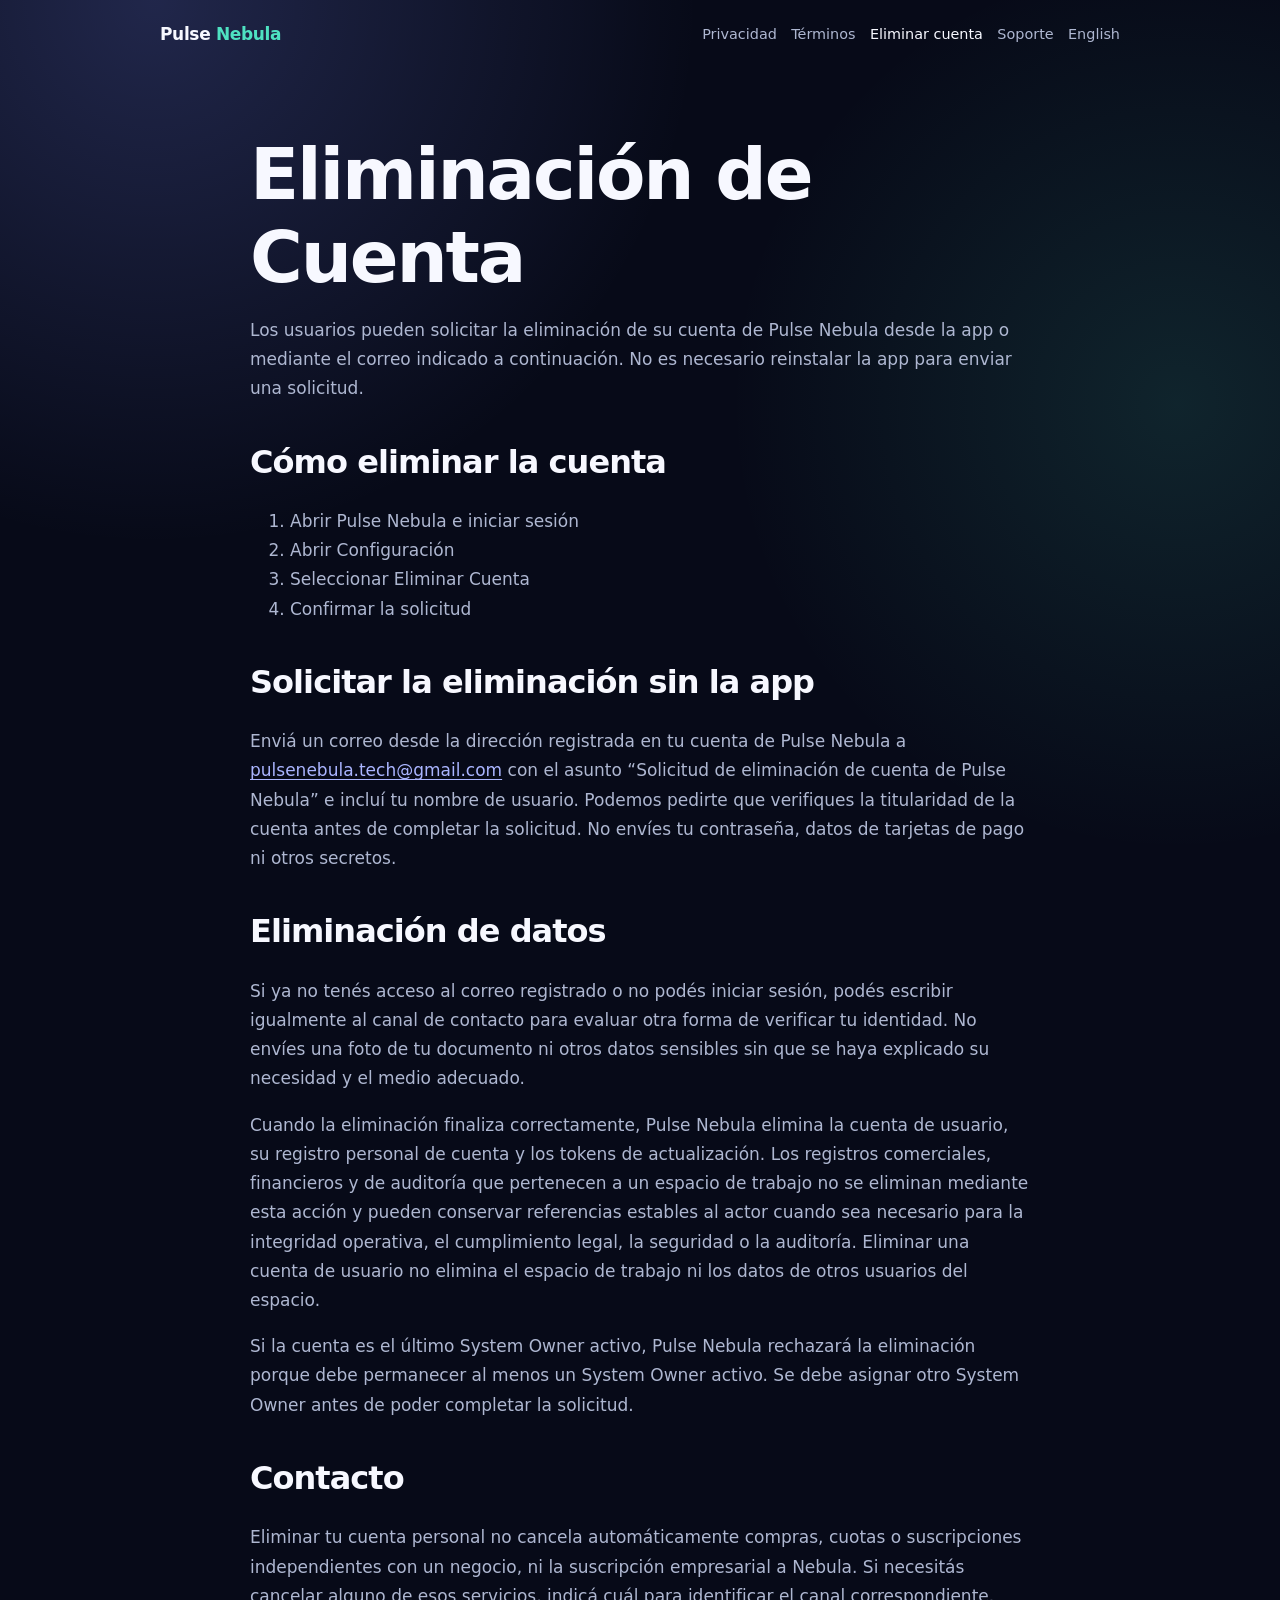
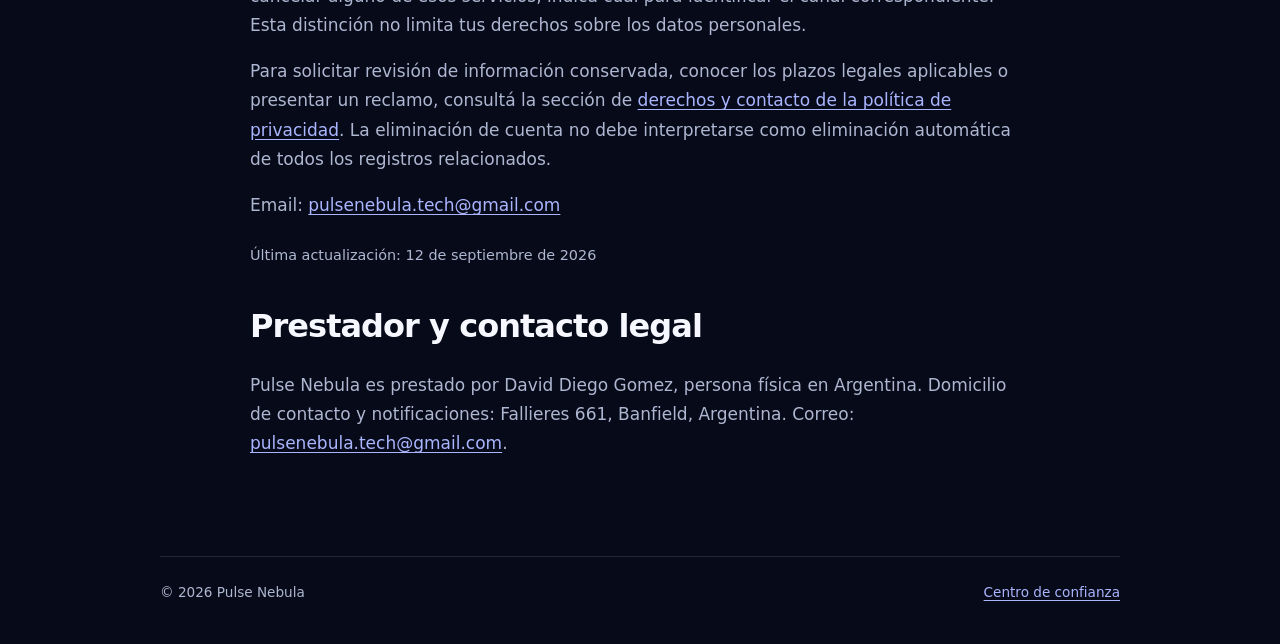
<file: es/account-deletion/index.html>
<!DOCTYPE html>
<html lang="es">
<head>
  <meta charset="UTF-8" />
  <meta name="viewport" content="width=device-width, initial-scale=1.0" />
  <title>Eliminación de Cuenta de Pulse Nebula</title>
  <link rel="stylesheet" href="../../assets/styles.css" />
</head>
<body>

<header class="site-header"><a class="brand" href="../../">Pulse <span class="brand-mark">Nebula</span></a><nav class="nav" aria-label="Navegación legal"><a href="../privacy/">Privacidad</a><a href="../terms/">Términos</a><a aria-current="page" href="./">Eliminar cuenta</a><a href="../support/">Soporte</a><a href="../../en/account-deletion/" lang="en">English</a></nav></header>
<main class="document">

<h1>Eliminación de Cuenta</h1>

<p>
Los usuarios pueden solicitar la eliminación de su cuenta de Pulse Nebula desde la app o mediante el correo indicado a continuación. No es necesario reinstalar la app para enviar una solicitud.
</p>

<h2>Cómo eliminar la cuenta</h2>

<ol>
  <li>Abrir Pulse Nebula e iniciar sesión</li>
  <li>Abrir Configuración</li>
  <li>Seleccionar Eliminar Cuenta</li>
  <li>Confirmar la solicitud</li>
</ol>

<h2>Solicitar la eliminación sin la app</h2>

<p>
Enviá un correo desde la dirección registrada en tu cuenta de Pulse Nebula a <a href="mailto:pulsenebula.tech@gmail.com?subject=Solicitud%20de%20eliminaci%C3%B3n%20de%20cuenta%20de%20Pulse%20Nebula">pulsenebula.tech@gmail.com</a> con el asunto “Solicitud de eliminación de cuenta de Pulse Nebula” e incluí tu nombre de usuario. Podemos pedirte que verifiques la titularidad de la cuenta antes de completar la solicitud. No envíes tu contraseña, datos de tarjetas de pago ni otros secretos.
</p>

<h2>Eliminación de datos</h2>

<p>Si ya no tenés acceso al correo registrado o no podés iniciar sesión, podés escribir igualmente al canal de contacto para evaluar otra forma de verificar tu identidad. No envíes una foto de tu documento ni otros datos sensibles sin que se haya explicado su necesidad y el medio adecuado.</p>

<p>
Cuando la eliminación finaliza correctamente, Pulse Nebula elimina la cuenta de usuario, su registro personal de cuenta y los tokens de actualización. Los registros comerciales, financieros y de auditoría que pertenecen a un espacio de trabajo no se eliminan mediante esta acción y pueden conservar referencias estables al actor cuando sea necesario para la integridad operativa, el cumplimiento legal, la seguridad o la auditoría. Eliminar una cuenta de usuario no elimina el espacio de trabajo ni los datos de otros usuarios del espacio.
</p>

<p>Si la cuenta es el último System Owner activo, Pulse Nebula rechazará la eliminación porque debe permanecer al menos un System Owner activo. Se debe asignar otro System Owner antes de poder completar la solicitud.</p>

<h2>Contacto</h2>

<p>Eliminar tu cuenta personal no cancela automáticamente compras, cuotas o suscripciones independientes con un negocio, ni la suscripción empresarial a Nebula. Si necesitás cancelar alguno de esos servicios, indicá cuál para identificar el canal correspondiente. Esta distinción no limita tus derechos sobre los datos personales.</p>
<p>Para solicitar revisión de información conservada, conocer los plazos legales aplicables o presentar un reclamo, consultá la sección de <a href="../privacy/">derechos y contacto de la política de privacidad</a>. La eliminación de cuenta no debe interpretarse como eliminación automática de todos los registros relacionados.</p>

<p>Email: <a href="mailto:pulsenebula.tech@gmail.com">pulsenebula.tech@gmail.com</a></p>

<p class="meta">Última actualización: 12 de septiembre de 2026</p>
<h2>Prestador y contacto legal</h2>
<p>Pulse Nebula es prestado por David Diego Gomez, persona física en Argentina. Domicilio de contacto y notificaciones: Fallieres 661, Banfield, Argentina. Correo: <a href="mailto:pulsenebula.tech@gmail.com">pulsenebula.tech@gmail.com</a>.</p>
</main><footer class="site-footer"><span>© 2026 Pulse Nebula</span><a href="../../">Centro de confianza</a></footer>

</body>
</html>
</file>
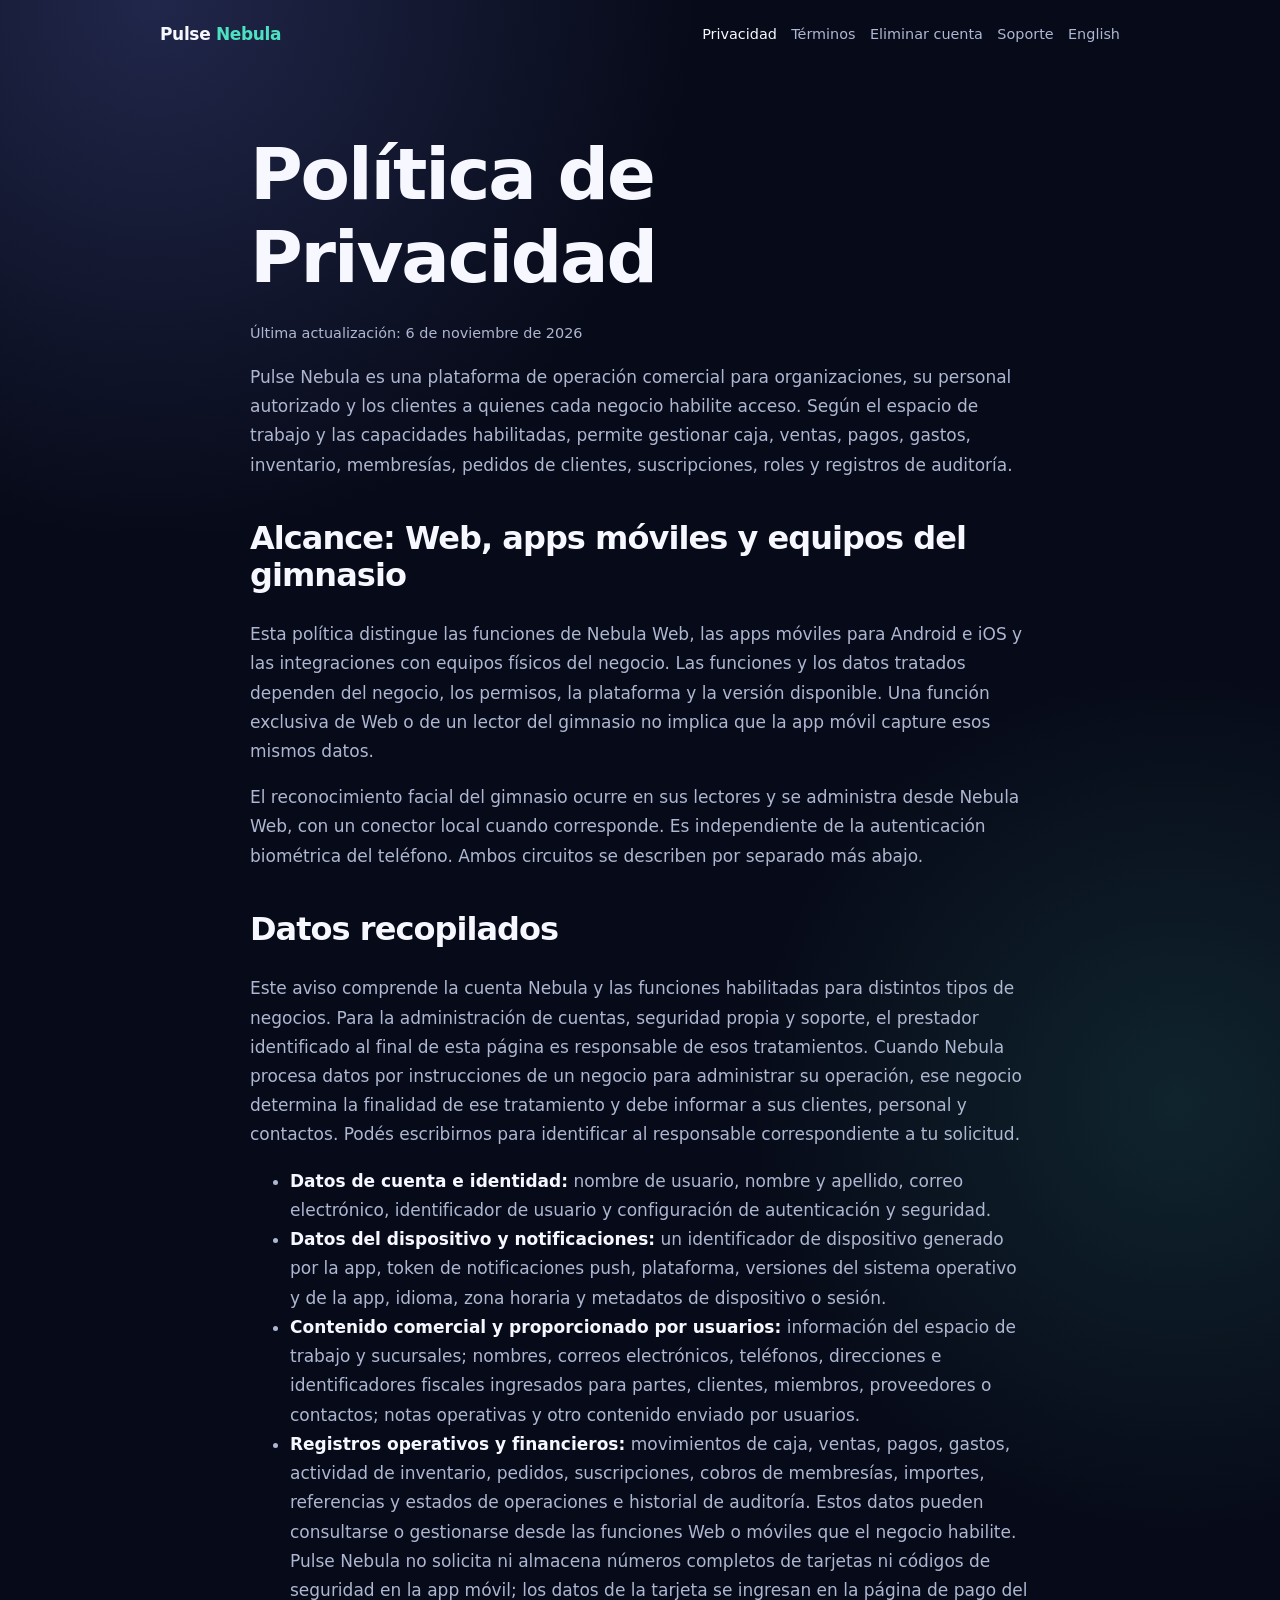
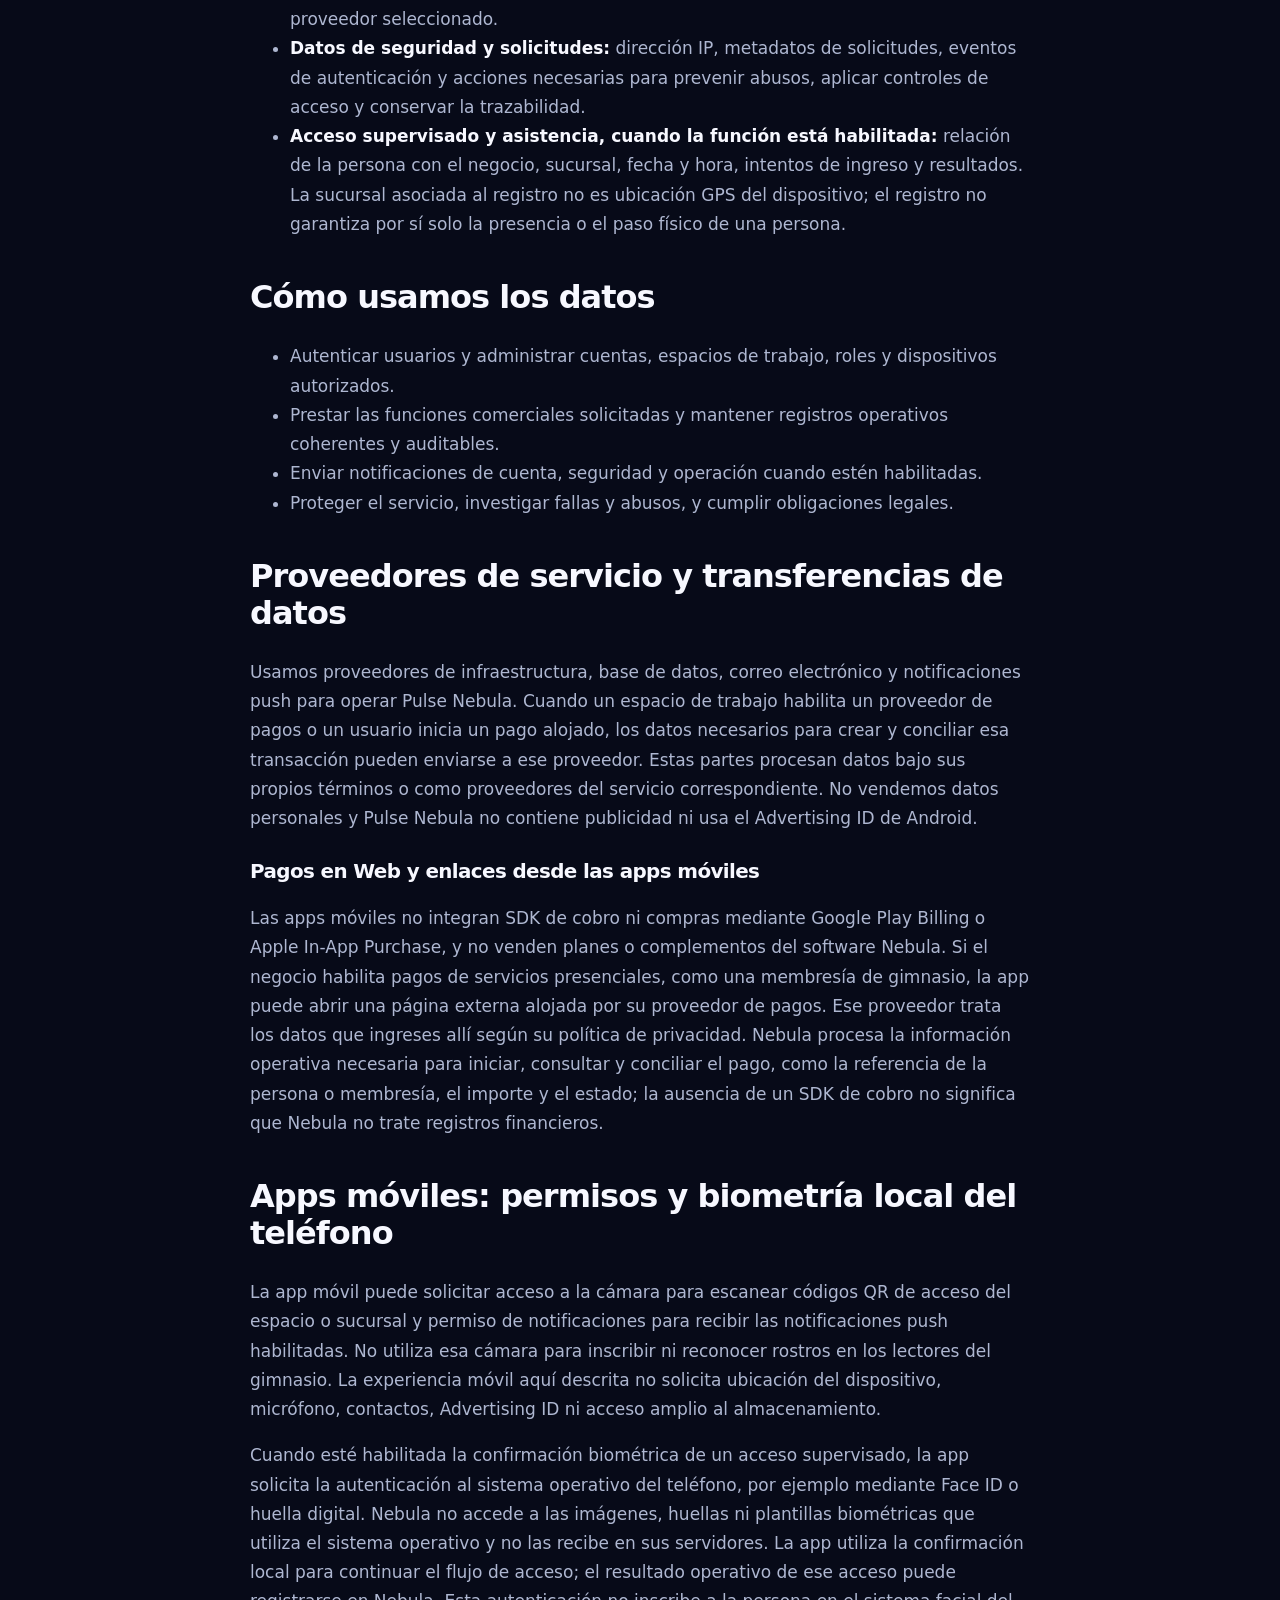
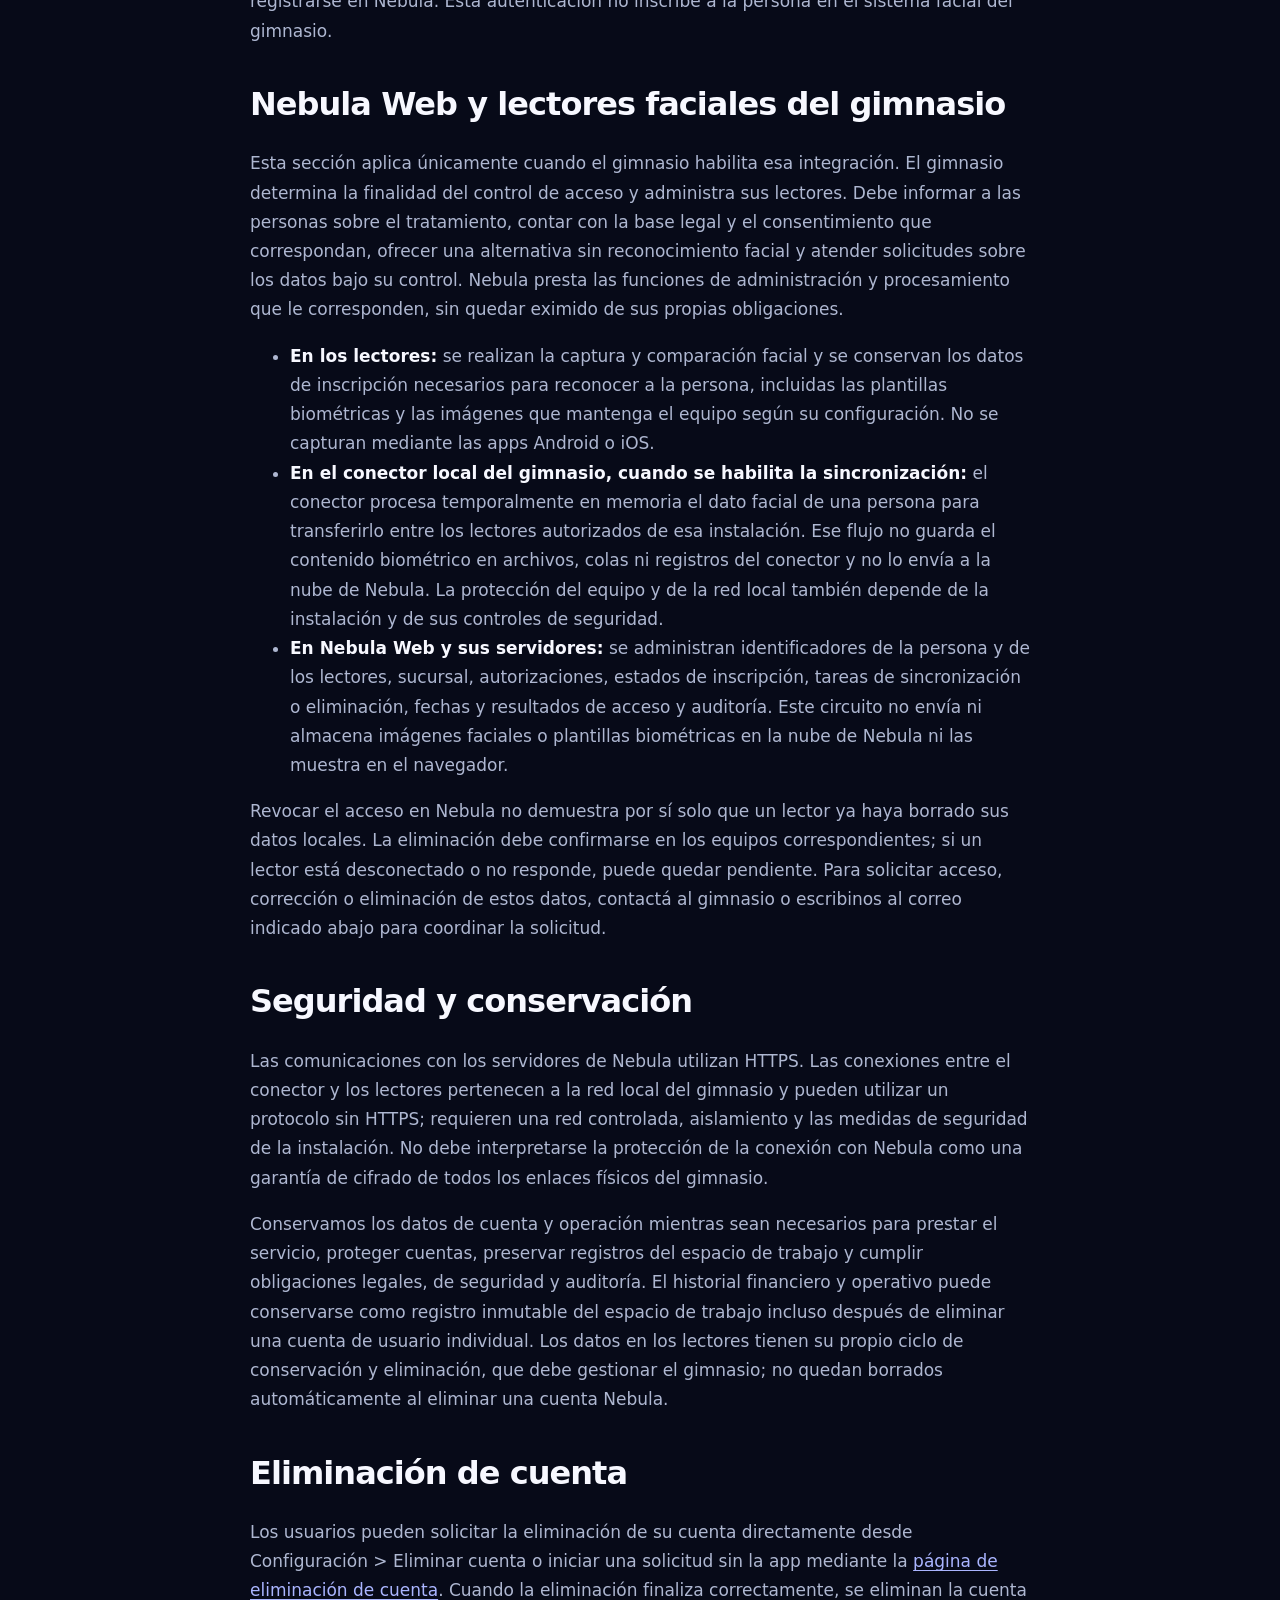
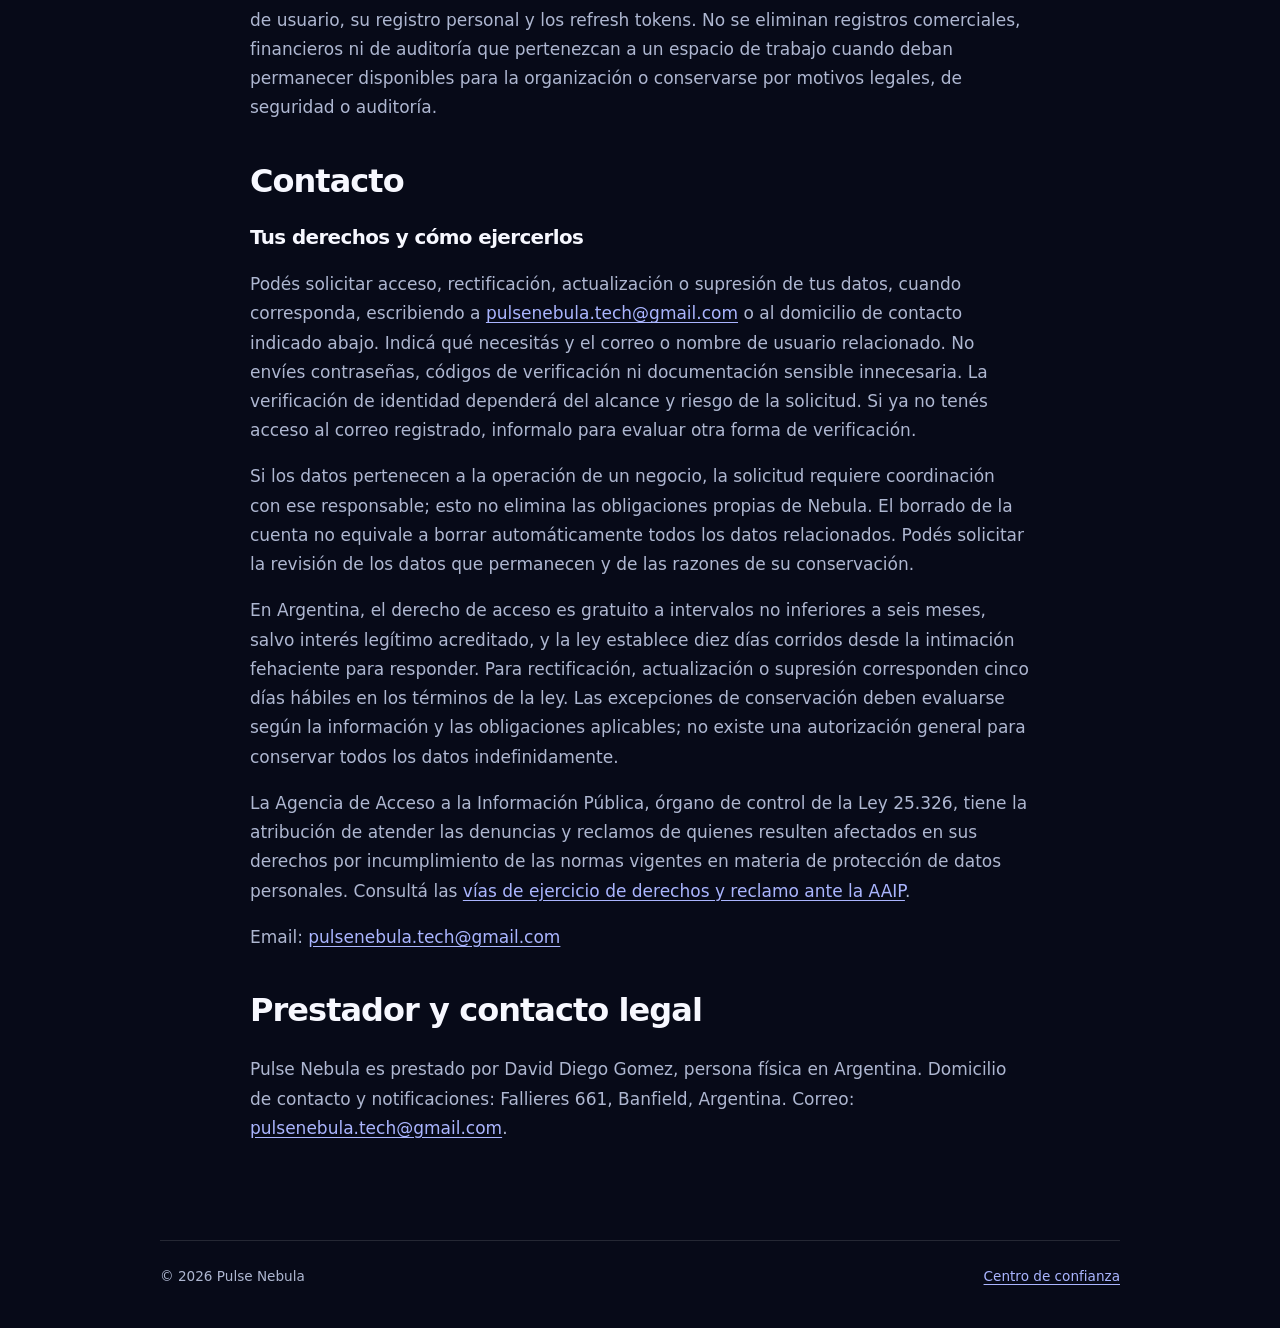
<file: es/privacy/index.html>
<!DOCTYPE html>
<html lang="es">
<head>
  <meta charset="UTF-8" />
  <meta name="viewport" content="width=device-width, initial-scale=1.0" />
  <title>Política de Privacidad de Pulse Nebula</title>
  <link rel="stylesheet" href="../../assets/styles.css" />
</head>
<body>

<header class="site-header"><a class="brand" href="../../">Pulse <span class="brand-mark">Nebula</span></a><nav class="nav" aria-label="Navegación legal"><a aria-current="page" href="./">Privacidad</a><a href="../terms/">Términos</a><a href="../account-deletion/">Eliminar cuenta</a><a href="../support/">Soporte</a><a href="../../en/privacy/" lang="en">English</a></nav></header>
<main class="document">

<h1>Política de Privacidad</h1>

<p class="meta">Última actualización: 6 de noviembre de 2026</p>
<p>Pulse Nebula es una plataforma de operación comercial para organizaciones, su personal autorizado y los clientes a quienes cada negocio habilite acceso. Según el espacio de trabajo y las capacidades habilitadas, permite gestionar caja, ventas, pagos, gastos, inventario, membresías, pedidos de clientes, suscripciones, roles y registros de auditoría.</p>

<h2>Alcance: Web, apps móviles y equipos del gimnasio</h2>
<p>Esta política distingue las funciones de Nebula Web, las apps móviles para Android e iOS y las integraciones con equipos físicos del negocio. Las funciones y los datos tratados dependen del negocio, los permisos, la plataforma y la versión disponible. Una función exclusiva de Web o de un lector del gimnasio no implica que la app móvil capture esos mismos datos.</p>
<p>El reconocimiento facial del gimnasio ocurre en sus lectores y se administra desde Nebula Web, con un conector local cuando corresponde. Es independiente de la autenticación biométrica del teléfono. Ambos circuitos se describen por separado más abajo.</p>

<h2>Datos recopilados</h2>

<p>Este aviso comprende la cuenta Nebula y las funciones habilitadas para distintos tipos de negocios. Para la administración de cuentas, seguridad propia y soporte, el prestador identificado al final de esta página es responsable de esos tratamientos. Cuando Nebula procesa datos por instrucciones de un negocio para administrar su operación, ese negocio determina la finalidad de ese tratamiento y debe informar a sus clientes, personal y contactos. Podés escribirnos para identificar al responsable correspondiente a tu solicitud.</p>

<ul>
  <li><strong>Datos de cuenta e identidad:</strong> nombre de usuario, nombre y apellido, correo electrónico, identificador de usuario y configuración de autenticación y seguridad.</li>
  <li><strong>Datos del dispositivo y notificaciones:</strong> un identificador de dispositivo generado por la app, token de notificaciones push, plataforma, versiones del sistema operativo y de la app, idioma, zona horaria y metadatos de dispositivo o sesión.</li>
  <li><strong>Contenido comercial y proporcionado por usuarios:</strong> información del espacio de trabajo y sucursales; nombres, correos electrónicos, teléfonos, direcciones e identificadores fiscales ingresados para partes, clientes, miembros, proveedores o contactos; notas operativas y otro contenido enviado por usuarios.</li>
  <li><strong>Registros operativos y financieros:</strong> movimientos de caja, ventas, pagos, gastos, actividad de inventario, pedidos, suscripciones, cobros de membresías, importes, referencias y estados de operaciones e historial de auditoría. Estos datos pueden consultarse o gestionarse desde las funciones Web o móviles que el negocio habilite. Pulse Nebula no solicita ni almacena números completos de tarjetas ni códigos de seguridad en la app móvil; los datos de la tarjeta se ingresan en la página de pago del proveedor seleccionado.</li>
  <li><strong>Datos de seguridad y solicitudes:</strong> dirección IP, metadatos de solicitudes, eventos de autenticación y acciones necesarias para prevenir abusos, aplicar controles de acceso y conservar la trazabilidad.</li>
  <li><strong>Acceso supervisado y asistencia, cuando la función está habilitada:</strong> relación de la persona con el negocio, sucursal, fecha y hora, intentos de ingreso y resultados. La sucursal asociada al registro no es ubicación GPS del dispositivo; el registro no garantiza por sí solo la presencia o el paso físico de una persona.</li>
</ul>

<h2>Cómo usamos los datos</h2>

<ul>
  <li>Autenticar usuarios y administrar cuentas, espacios de trabajo, roles y dispositivos autorizados.</li>
  <li>Prestar las funciones comerciales solicitadas y mantener registros operativos coherentes y auditables.</li>
  <li>Enviar notificaciones de cuenta, seguridad y operación cuando estén habilitadas.</li>
  <li>Proteger el servicio, investigar fallas y abusos, y cumplir obligaciones legales.</li>
</ul>

<h2>Proveedores de servicio y transferencias de datos</h2>

<p>Usamos proveedores de infraestructura, base de datos, correo electrónico y notificaciones push para operar Pulse Nebula. Cuando un espacio de trabajo habilita un proveedor de pagos o un usuario inicia un pago alojado, los datos necesarios para crear y conciliar esa transacción pueden enviarse a ese proveedor. Estas partes procesan datos bajo sus propios términos o como proveedores del servicio correspondiente. No vendemos datos personales y Pulse Nebula no contiene publicidad ni usa el Advertising ID de Android.</p>

<h3>Pagos en Web y enlaces desde las apps móviles</h3>
<p>Las apps móviles no integran SDK de cobro ni compras mediante Google Play Billing o Apple In-App Purchase, y no venden planes o complementos del software Nebula. Si el negocio habilita pagos de servicios presenciales, como una membresía de gimnasio, la app puede abrir una página externa alojada por su proveedor de pagos. Ese proveedor trata los datos que ingreses allí según su política de privacidad. Nebula procesa la información operativa necesaria para iniciar, consultar y conciliar el pago, como la referencia de la persona o membresía, el importe y el estado; la ausencia de un SDK de cobro no significa que Nebula no trate registros financieros.</p>

<h2>Apps móviles: permisos y biometría local del teléfono</h2>

<p>La app móvil puede solicitar acceso a la cámara para escanear códigos QR de acceso del espacio o sucursal y permiso de notificaciones para recibir las notificaciones push habilitadas. No utiliza esa cámara para inscribir ni reconocer rostros en los lectores del gimnasio. La experiencia móvil aquí descrita no solicita ubicación del dispositivo, micrófono, contactos, Advertising ID ni acceso amplio al almacenamiento.</p>
<p>Cuando esté habilitada la confirmación biométrica de un acceso supervisado, la app solicita la autenticación al sistema operativo del teléfono, por ejemplo mediante Face ID o huella digital. Nebula no accede a las imágenes, huellas ni plantillas biométricas que utiliza el sistema operativo y no las recibe en sus servidores. La app utiliza la confirmación local para continuar el flujo de acceso; el resultado operativo de ese acceso puede registrarse en Nebula. Esta autenticación no inscribe a la persona en el sistema facial del gimnasio.</p>

<h2>Nebula Web y lectores faciales del gimnasio</h2>

<p>Esta sección aplica únicamente cuando el gimnasio habilita esa integración. El gimnasio determina la finalidad del control de acceso y administra sus lectores. Debe informar a las personas sobre el tratamiento, contar con la base legal y el consentimiento que correspondan, ofrecer una alternativa sin reconocimiento facial y atender solicitudes sobre los datos bajo su control. Nebula presta las funciones de administración y procesamiento que le corresponden, sin quedar eximido de sus propias obligaciones.</p>
<ul>
  <li><strong>En los lectores:</strong> se realizan la captura y comparación facial y se conservan los datos de inscripción necesarios para reconocer a la persona, incluidas las plantillas biométricas y las imágenes que mantenga el equipo según su configuración. No se capturan mediante las apps Android o iOS.</li>
  <li><strong>En el conector local del gimnasio, cuando se habilita la sincronización:</strong> el conector procesa temporalmente en memoria el dato facial de una persona para transferirlo entre los lectores autorizados de esa instalación. Ese flujo no guarda el contenido biométrico en archivos, colas ni registros del conector y no lo envía a la nube de Nebula. La protección del equipo y de la red local también depende de la instalación y de sus controles de seguridad.</li>
  <li><strong>En Nebula Web y sus servidores:</strong> se administran identificadores de la persona y de los lectores, sucursal, autorizaciones, estados de inscripción, tareas de sincronización o eliminación, fechas y resultados de acceso y auditoría. Este circuito no envía ni almacena imágenes faciales o plantillas biométricas en la nube de Nebula ni las muestra en el navegador.</li>
</ul>
<p>Revocar el acceso en Nebula no demuestra por sí solo que un lector ya haya borrado sus datos locales. La eliminación debe confirmarse en los equipos correspondientes; si un lector está desconectado o no responde, puede quedar pendiente. Para solicitar acceso, corrección o eliminación de estos datos, contactá al gimnasio o escribinos al correo indicado abajo para coordinar la solicitud.</p>

<h2>Seguridad y conservación</h2>

<p>Las comunicaciones con los servidores de Nebula utilizan HTTPS. Las conexiones entre el conector y los lectores pertenecen a la red local del gimnasio y pueden utilizar un protocolo sin HTTPS; requieren una red controlada, aislamiento y las medidas de seguridad de la instalación. No debe interpretarse la protección de la conexión con Nebula como una garantía de cifrado de todos los enlaces físicos del gimnasio.</p>
<p>Conservamos los datos de cuenta y operación mientras sean necesarios para prestar el servicio, proteger cuentas, preservar registros del espacio de trabajo y cumplir obligaciones legales, de seguridad y auditoría. El historial financiero y operativo puede conservarse como registro inmutable del espacio de trabajo incluso después de eliminar una cuenta de usuario individual. Los datos en los lectores tienen su propio ciclo de conservación y eliminación, que debe gestionar el gimnasio; no quedan borrados automáticamente al eliminar una cuenta Nebula.</p>

<h2>Eliminación de cuenta</h2>

<p>
Los usuarios pueden solicitar la eliminación de su cuenta directamente desde Configuración &gt; Eliminar cuenta o iniciar una solicitud sin la app mediante la <a href="../account-deletion/">página de eliminación de cuenta</a>. Cuando la eliminación finaliza correctamente, se eliminan la cuenta de usuario, su registro personal y los refresh tokens. No se eliminan registros comerciales, financieros ni de auditoría que pertenezcan a un espacio de trabajo cuando deban permanecer disponibles para la organización o conservarse por motivos legales, de seguridad o auditoría.
</p>

<h2>Contacto</h2>

<h3>Tus derechos y cómo ejercerlos</h3>
<p>Podés solicitar acceso, rectificación, actualización o supresión de tus datos, cuando corresponda, escribiendo a <a href="mailto:pulsenebula.tech@gmail.com?subject=Solicitud%20sobre%20datos%20personales">pulsenebula.tech@gmail.com</a> o al domicilio de contacto indicado abajo. Indicá qué necesitás y el correo o nombre de usuario relacionado. No envíes contraseñas, códigos de verificación ni documentación sensible innecesaria. La verificación de identidad dependerá del alcance y riesgo de la solicitud. Si ya no tenés acceso al correo registrado, informalo para evaluar otra forma de verificación.</p>
<p>Si los datos pertenecen a la operación de un negocio, la solicitud requiere coordinación con ese responsable; esto no elimina las obligaciones propias de Nebula. El borrado de la cuenta no equivale a borrar automáticamente todos los datos relacionados. Podés solicitar la revisión de los datos que permanecen y de las razones de su conservación.</p>
<p>En Argentina, el derecho de acceso es gratuito a intervalos no inferiores a seis meses, salvo interés legítimo acreditado, y la ley establece diez días corridos desde la intimación fehaciente para responder. Para rectificación, actualización o supresión corresponden cinco días hábiles en los términos de la ley. Las excepciones de conservación deben evaluarse según la información y las obligaciones aplicables; no existe una autorización general para conservar todos los datos indefinidamente.</p>
<p>La Agencia de Acceso a la Información Pública, órgano de control de la Ley 25.326, tiene la atribución de atender las denuncias y reclamos de quienes resulten afectados en sus derechos por incumplimiento de las normas vigentes en materia de protección de datos personales. Consultá las <a href="https://www.argentina.gob.ar/aaip/datospersonales/derechos">vías de ejercicio de derechos y reclamo ante la AAIP</a>.</p>

<p>Email: <a href="mailto:pulsenebula.tech@gmail.com">pulsenebula.tech@gmail.com</a></p>

<h2>Prestador y contacto legal</h2>
<p>Pulse Nebula es prestado por David Diego Gomez, persona física en Argentina. Domicilio de contacto y notificaciones: Fallieres 661, Banfield, Argentina. Correo: <a href="mailto:pulsenebula.tech@gmail.com">pulsenebula.tech@gmail.com</a>.</p>
</main><footer class="site-footer"><span>© 2026 Pulse Nebula</span><a href="../../">Centro de confianza</a></footer>

</body>
</html>
</file>
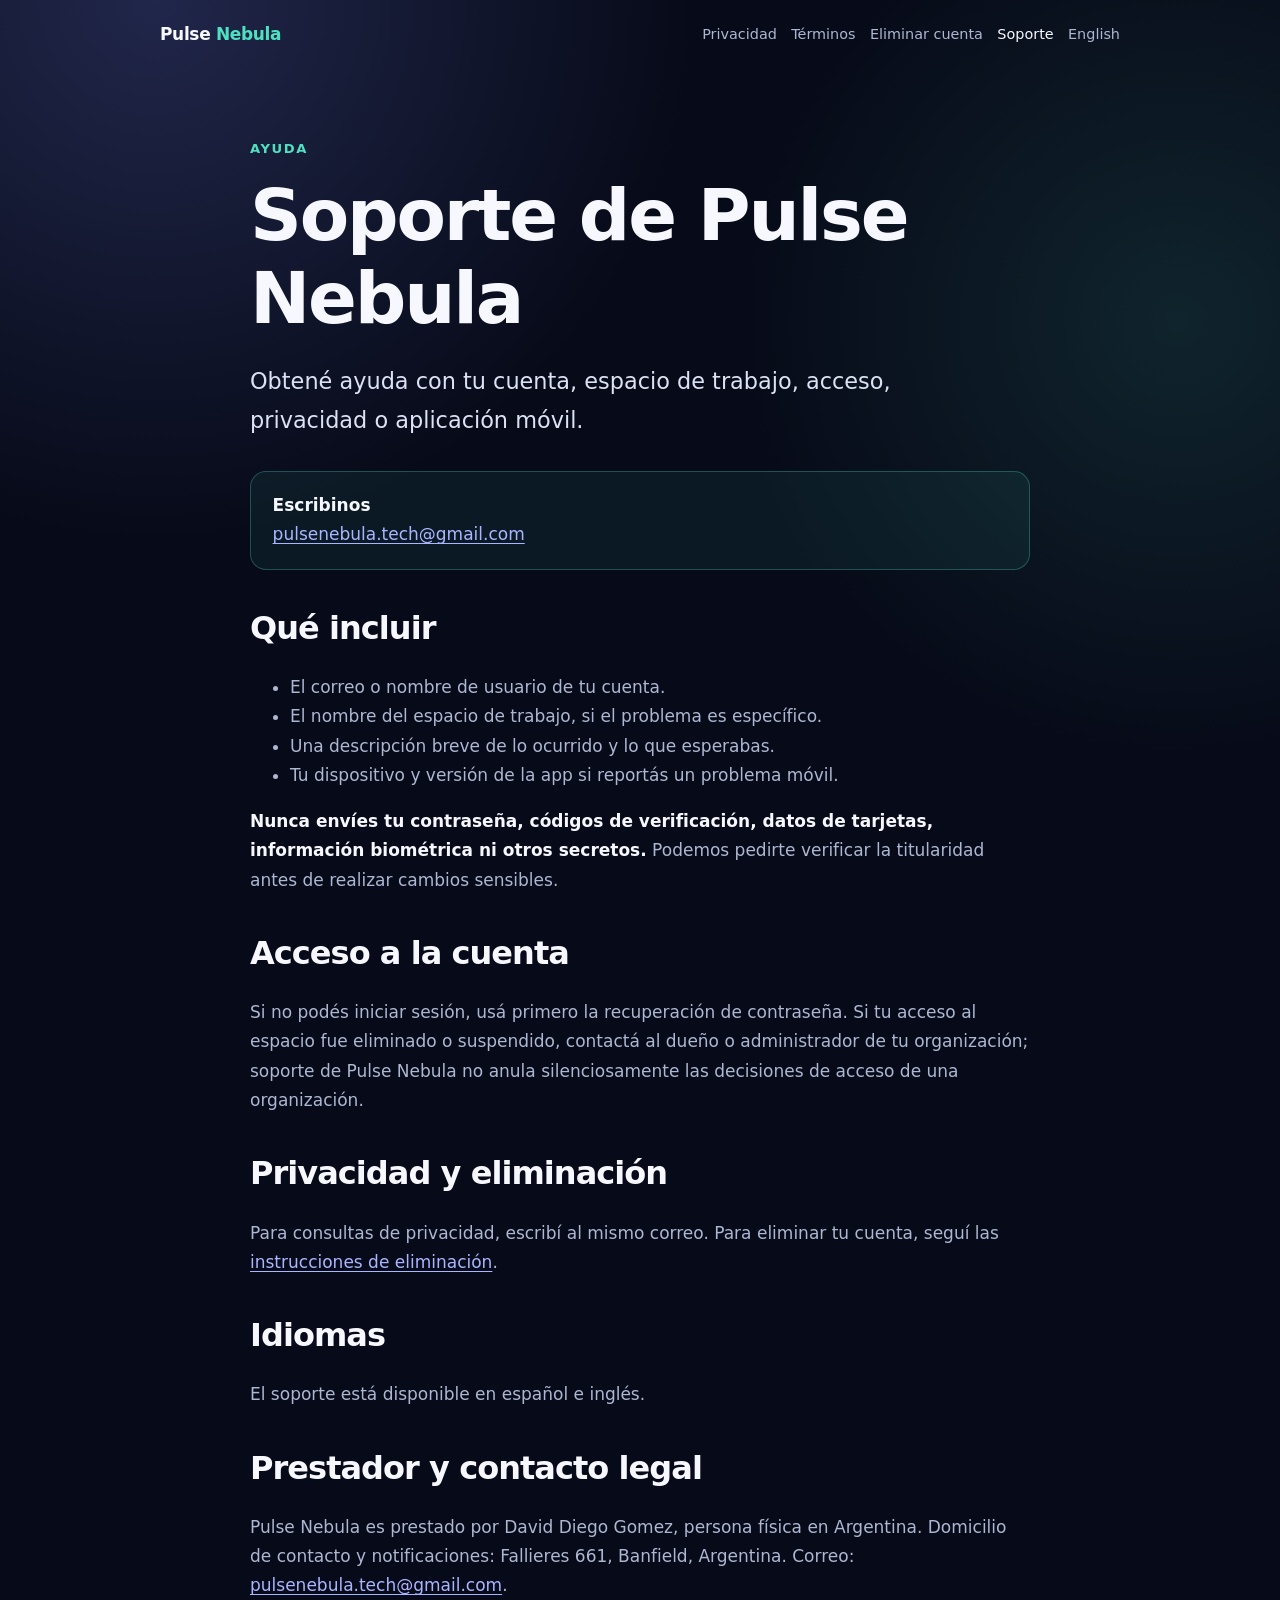
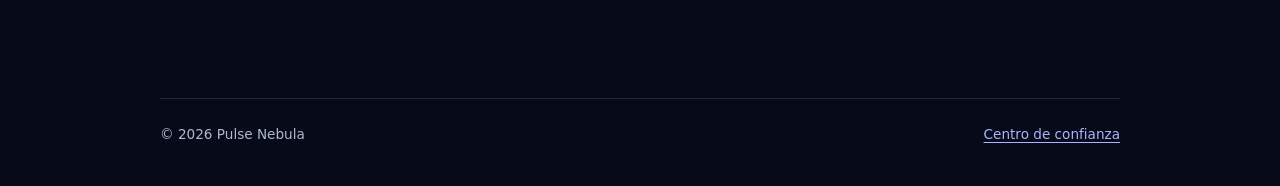
<file: es/support/index.html>
<!doctype html><html lang="es"><head><meta charset="utf-8" /><meta name="viewport" content="width=device-width, initial-scale=1" /><meta name="description" content="Soporte para Pulse Nebula." /><title>Soporte · Pulse Nebula</title><link rel="stylesheet" href="../../assets/styles.css" /></head><body>
<header class="site-header"><a class="brand" href="../../">Pulse <span class="brand-mark">Nebula</span></a><nav class="nav" aria-label="Navegación legal"><a href="../privacy/">Privacidad</a><a href="../terms/">Términos</a><a href="../account-deletion/">Eliminar cuenta</a><a aria-current="page" href="./">Soporte</a><a href="../../en/support/" lang="en">English</a></nav></header>
<main class="document"><p class="eyebrow">Ayuda</p><h1>Soporte de Pulse Nebula</h1><p class="lede">Obtené ayuda con tu cuenta, espacio de trabajo, acceso, privacidad o aplicación móvil.</p>
<div class="callout"><strong>Escribinos</strong><br /><a href="mailto:pulsenebula.tech@gmail.com?subject=Soporte%20de%20Pulse%20Nebula">pulsenebula.tech@gmail.com</a></div>
<h2>Qué incluir</h2><ul><li>El correo o nombre de usuario de tu cuenta.</li><li>El nombre del espacio de trabajo, si el problema es específico.</li><li>Una descripción breve de lo ocurrido y lo que esperabas.</li><li>Tu dispositivo y versión de la app si reportás un problema móvil.</li></ul>
<p><strong>Nunca envíes tu contraseña, códigos de verificación, datos de tarjetas, información biométrica ni otros secretos.</strong> Podemos pedirte verificar la titularidad antes de realizar cambios sensibles.</p>
<h2>Acceso a la cuenta</h2><p>Si no podés iniciar sesión, usá primero la recuperación de contraseña. Si tu acceso al espacio fue eliminado o suspendido, contactá al dueño o administrador de tu organización; soporte de Pulse Nebula no anula silenciosamente las decisiones de acceso de una organización.</p>
<h2>Privacidad y eliminación</h2><p>Para consultas de privacidad, escribí al mismo correo. Para eliminar tu cuenta, seguí las <a href="../account-deletion/">instrucciones de eliminación</a>.</p>
<h2>Idiomas</h2><p>El soporte está disponible en español e inglés.</p>
<h2>Prestador y contacto legal</h2>
<p>Pulse Nebula es prestado por David Diego Gomez, persona física en Argentina. Domicilio de contacto y notificaciones: Fallieres 661, Banfield, Argentina. Correo: <a href="mailto:pulsenebula.tech@gmail.com">pulsenebula.tech@gmail.com</a>.</p>
</main><footer class="site-footer"><span>© 2026 Pulse Nebula</span><a href="../../">Centro de confianza</a></footer></body></html>
</file>
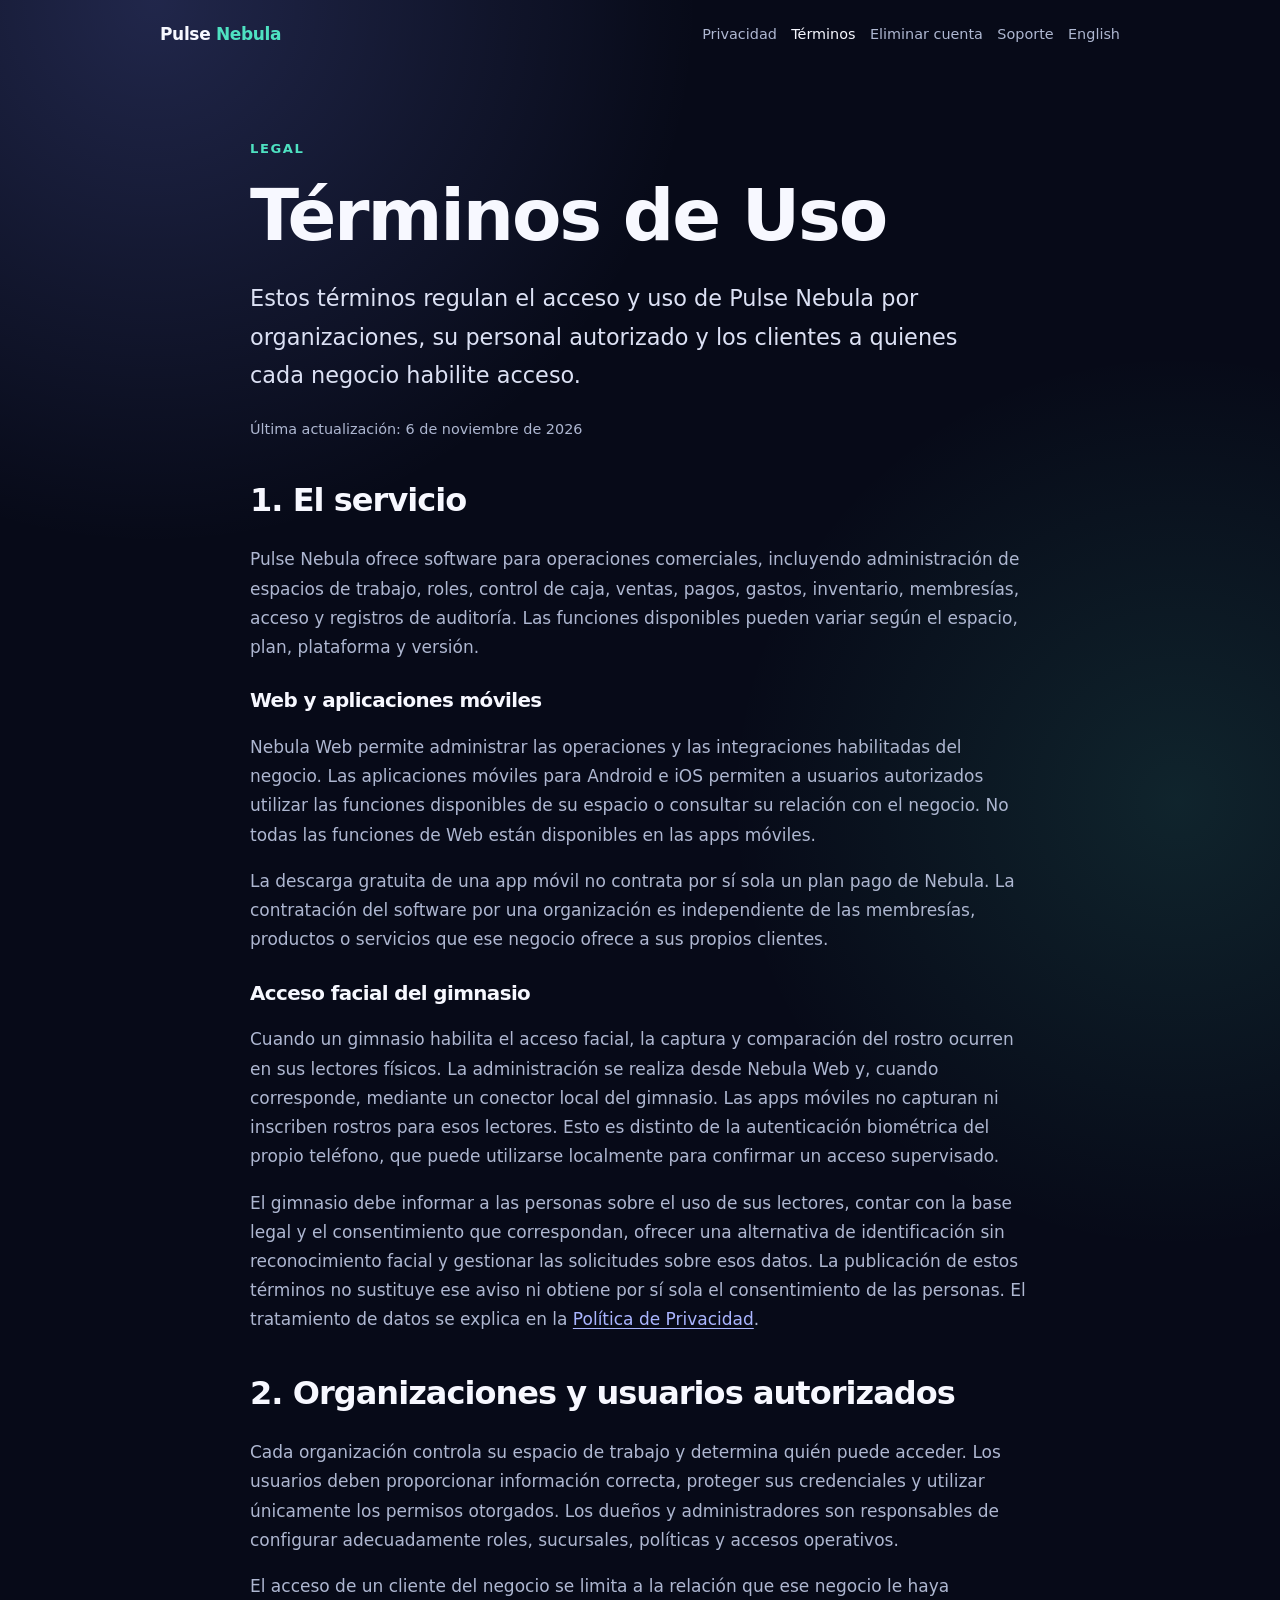
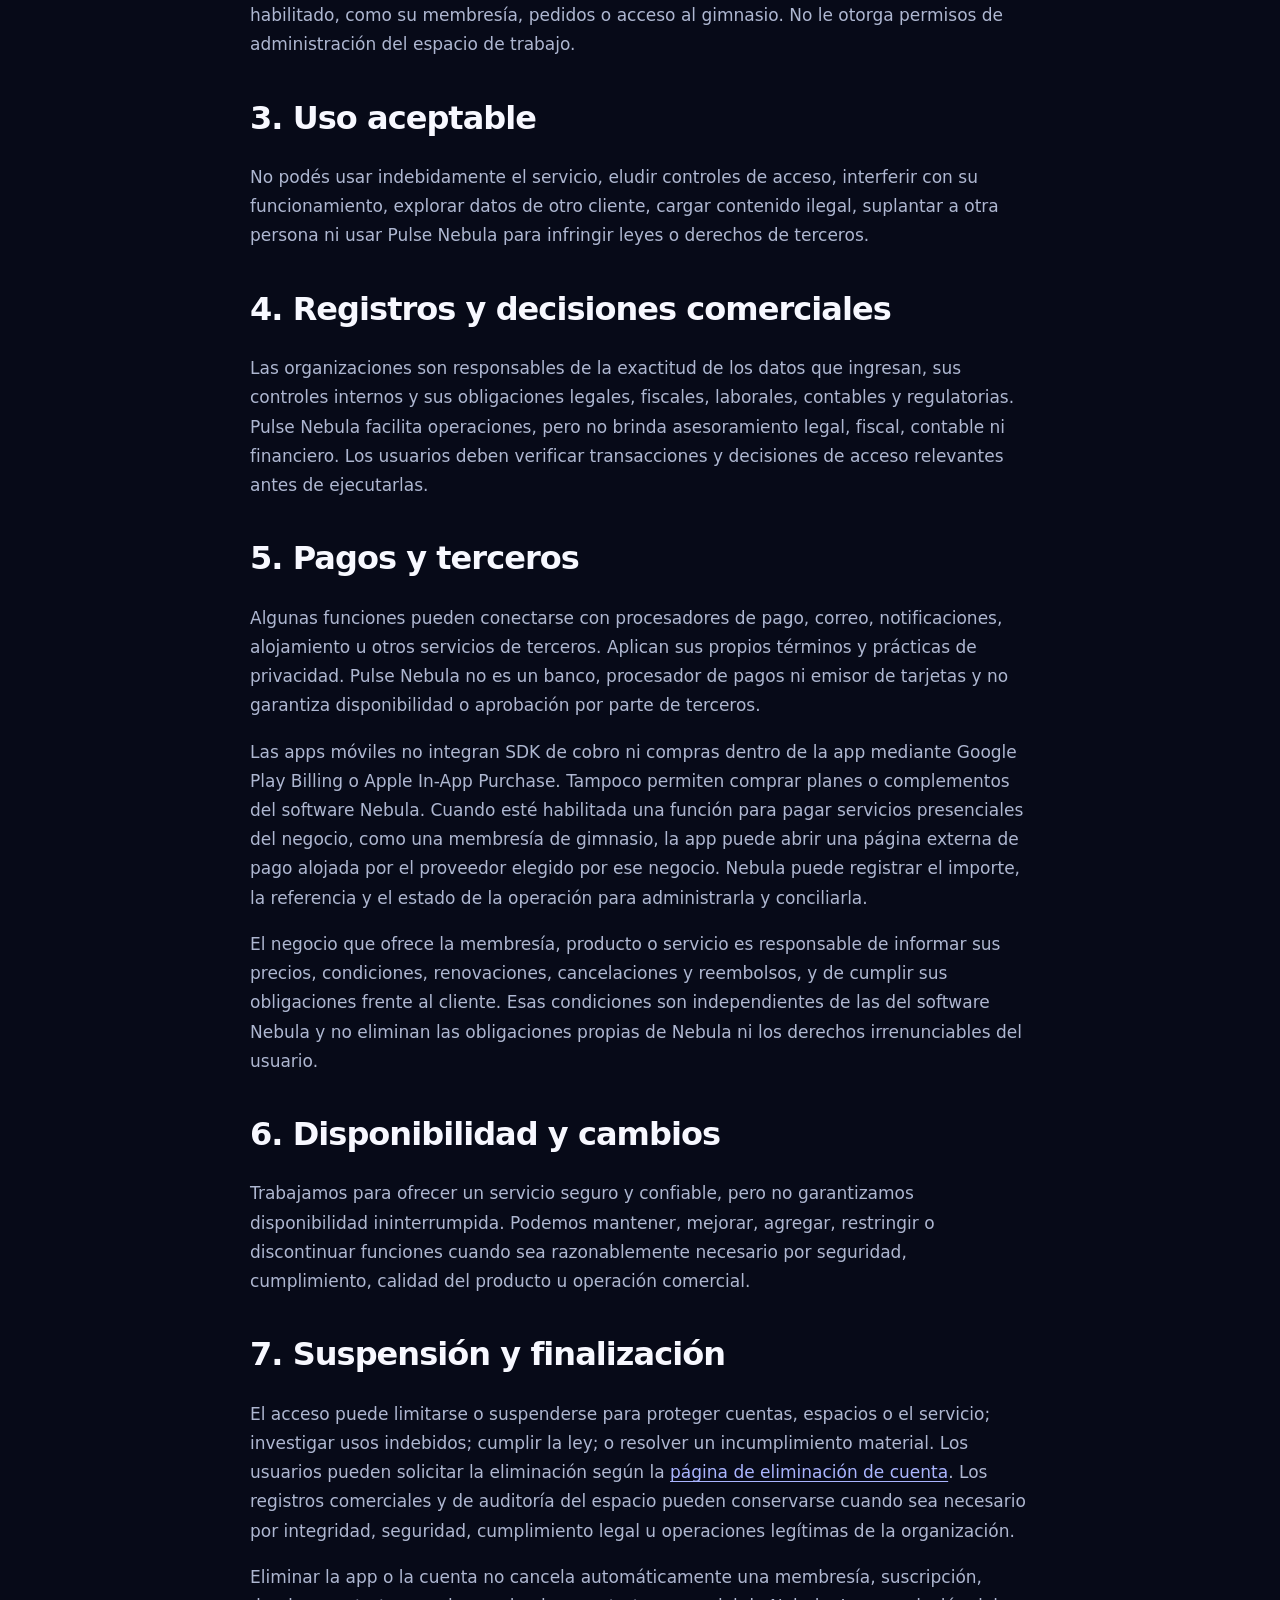
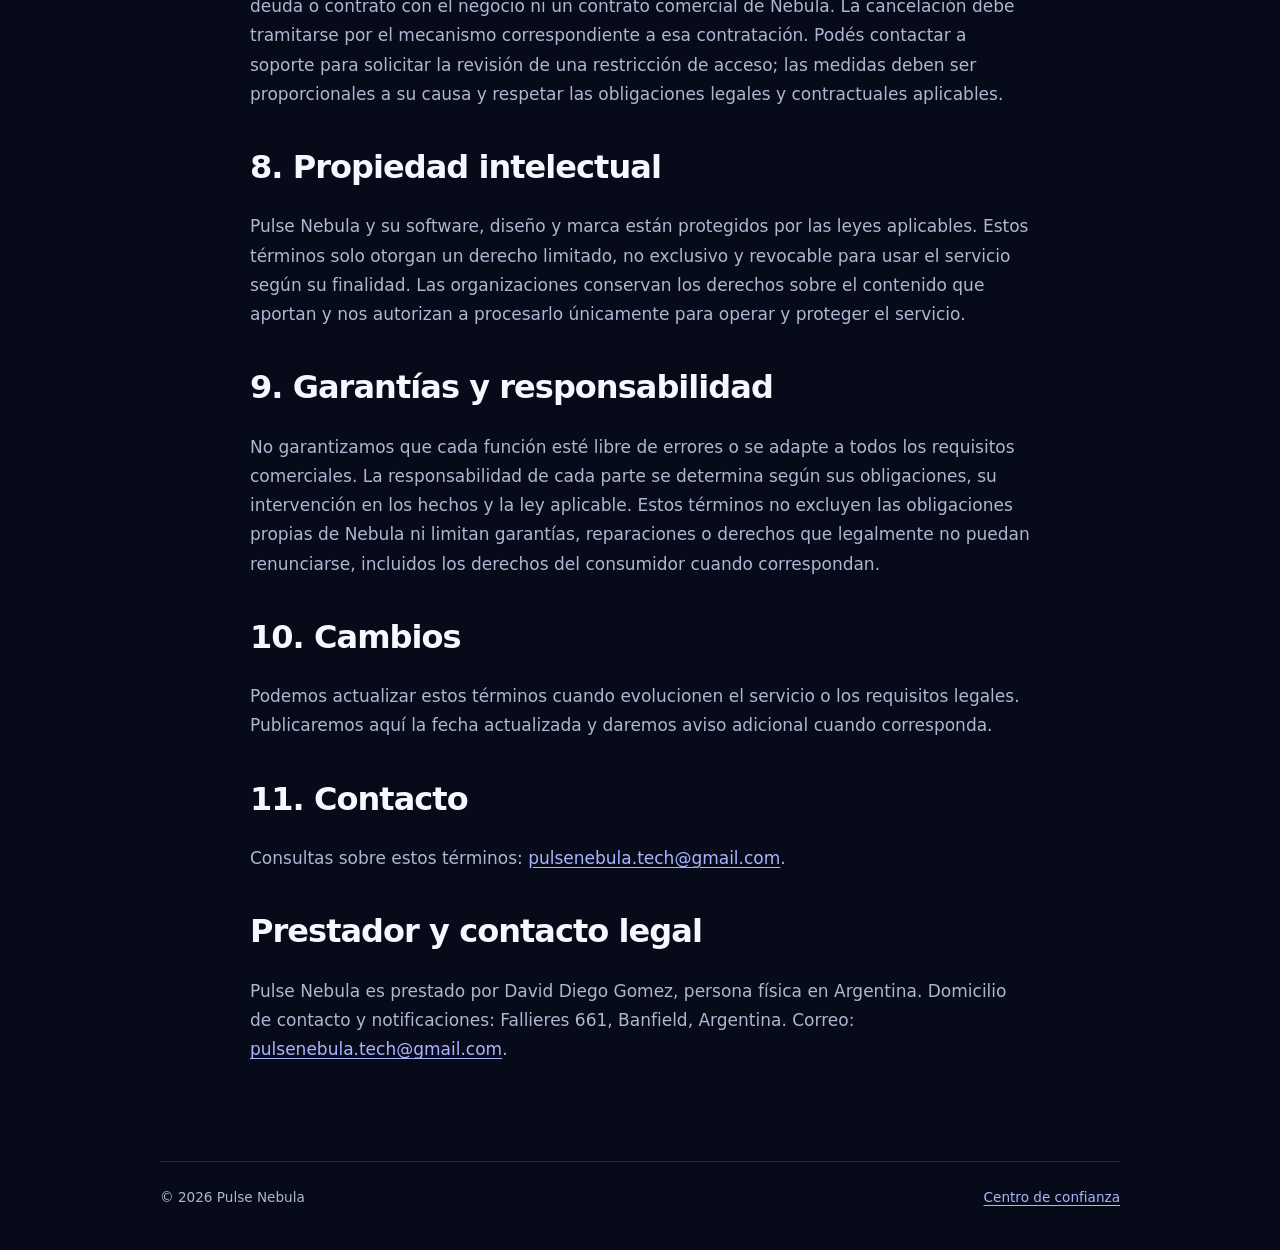
<file: es/terms/index.html>
<!doctype html><html lang="es"><head><meta charset="utf-8" /><meta name="viewport" content="width=device-width, initial-scale=1" /><meta name="description" content="Términos de Uso de Pulse Nebula." /><title>Términos de Uso · Pulse Nebula</title><link rel="stylesheet" href="../../assets/styles.css" /></head><body>
<header class="site-header"><a class="brand" href="../../">Pulse <span class="brand-mark">Nebula</span></a><nav class="nav" aria-label="Navegación legal"><a href="../privacy/">Privacidad</a><a aria-current="page" href="./">Términos</a><a href="../account-deletion/">Eliminar cuenta</a><a href="../support/">Soporte</a><a href="../../en/terms/" lang="en">English</a></nav></header>
<main class="document"><p class="eyebrow">Legal</p><h1>Términos de Uso</h1><p class="lede">Estos términos regulan el acceso y uso de Pulse Nebula por organizaciones, su personal autorizado y los clientes a quienes cada negocio habilite acceso.</p><p class="meta">Última actualización: 6 de noviembre de 2026</p>
<h2>1. El servicio</h2><p>Pulse Nebula ofrece software para operaciones comerciales, incluyendo administración de espacios de trabajo, roles, control de caja, ventas, pagos, gastos, inventario, membresías, acceso y registros de auditoría. Las funciones disponibles pueden variar según el espacio, plan, plataforma y versión.</p>
<h3>Web y aplicaciones móviles</h3>
<p>Nebula Web permite administrar las operaciones y las integraciones habilitadas del negocio. Las aplicaciones móviles para Android e iOS permiten a usuarios autorizados utilizar las funciones disponibles de su espacio o consultar su relación con el negocio. No todas las funciones de Web están disponibles en las apps móviles.</p>
<p>La descarga gratuita de una app móvil no contrata por sí sola un plan pago de Nebula. La contratación del software por una organización es independiente de las membresías, productos o servicios que ese negocio ofrece a sus propios clientes.</p>
<h3>Acceso facial del gimnasio</h3>
<p>Cuando un gimnasio habilita el acceso facial, la captura y comparación del rostro ocurren en sus lectores físicos. La administración se realiza desde Nebula Web y, cuando corresponde, mediante un conector local del gimnasio. Las apps móviles no capturan ni inscriben rostros para esos lectores. Esto es distinto de la autenticación biométrica del propio teléfono, que puede utilizarse localmente para confirmar un acceso supervisado.</p>
<p>El gimnasio debe informar a las personas sobre el uso de sus lectores, contar con la base legal y el consentimiento que correspondan, ofrecer una alternativa de identificación sin reconocimiento facial y gestionar las solicitudes sobre esos datos. La publicación de estos términos no sustituye ese aviso ni obtiene por sí sola el consentimiento de las personas. El tratamiento de datos se explica en la <a href="../privacy/">Política de Privacidad</a>.</p>
<h2>2. Organizaciones y usuarios autorizados</h2><p>Cada organización controla su espacio de trabajo y determina quién puede acceder. Los usuarios deben proporcionar información correcta, proteger sus credenciales y utilizar únicamente los permisos otorgados. Los dueños y administradores son responsables de configurar adecuadamente roles, sucursales, políticas y accesos operativos.</p>
<p>El acceso de un cliente del negocio se limita a la relación que ese negocio le haya habilitado, como su membresía, pedidos o acceso al gimnasio. No le otorga permisos de administración del espacio de trabajo.</p>
<h2>3. Uso aceptable</h2><p>No podés usar indebidamente el servicio, eludir controles de acceso, interferir con su funcionamiento, explorar datos de otro cliente, cargar contenido ilegal, suplantar a otra persona ni usar Pulse Nebula para infringir leyes o derechos de terceros.</p>
<h2>4. Registros y decisiones comerciales</h2><p>Las organizaciones son responsables de la exactitud de los datos que ingresan, sus controles internos y sus obligaciones legales, fiscales, laborales, contables y regulatorias. Pulse Nebula facilita operaciones, pero no brinda asesoramiento legal, fiscal, contable ni financiero. Los usuarios deben verificar transacciones y decisiones de acceso relevantes antes de ejecutarlas.</p>
<h2>5. Pagos y terceros</h2><p>Algunas funciones pueden conectarse con procesadores de pago, correo, notificaciones, alojamiento u otros servicios de terceros. Aplican sus propios términos y prácticas de privacidad. Pulse Nebula no es un banco, procesador de pagos ni emisor de tarjetas y no garantiza disponibilidad o aprobación por parte de terceros.</p>
<p>Las apps móviles no integran SDK de cobro ni compras dentro de la app mediante Google Play Billing o Apple In-App Purchase. Tampoco permiten comprar planes o complementos del software Nebula. Cuando esté habilitada una función para pagar servicios presenciales del negocio, como una membresía de gimnasio, la app puede abrir una página externa de pago alojada por el proveedor elegido por ese negocio. Nebula puede registrar el importe, la referencia y el estado de la operación para administrarla y conciliarla.</p>
<p>El negocio que ofrece la membresía, producto o servicio es responsable de informar sus precios, condiciones, renovaciones, cancelaciones y reembolsos, y de cumplir sus obligaciones frente al cliente. Esas condiciones son independientes de las del software Nebula y no eliminan las obligaciones propias de Nebula ni los derechos irrenunciables del usuario.</p>
<h2>6. Disponibilidad y cambios</h2><p>Trabajamos para ofrecer un servicio seguro y confiable, pero no garantizamos disponibilidad ininterrumpida. Podemos mantener, mejorar, agregar, restringir o discontinuar funciones cuando sea razonablemente necesario por seguridad, cumplimiento, calidad del producto u operación comercial.</p>
<h2>7. Suspensión y finalización</h2><p>El acceso puede limitarse o suspenderse para proteger cuentas, espacios o el servicio; investigar usos indebidos; cumplir la ley; o resolver un incumplimiento material. Los usuarios pueden solicitar la eliminación según la <a href="../account-deletion/">página de eliminación de cuenta</a>. Los registros comerciales y de auditoría del espacio pueden conservarse cuando sea necesario por integridad, seguridad, cumplimiento legal u operaciones legítimas de la organización.</p>
<p>Eliminar la app o la cuenta no cancela automáticamente una membresía, suscripción, deuda o contrato con el negocio ni un contrato comercial de Nebula. La cancelación debe tramitarse por el mecanismo correspondiente a esa contratación. Podés contactar a soporte para solicitar la revisión de una restricción de acceso; las medidas deben ser proporcionales a su causa y respetar las obligaciones legales y contractuales aplicables.</p>
<h2>8. Propiedad intelectual</h2><p>Pulse Nebula y su software, diseño y marca están protegidos por las leyes aplicables. Estos términos solo otorgan un derecho limitado, no exclusivo y revocable para usar el servicio según su finalidad. Las organizaciones conservan los derechos sobre el contenido que aportan y nos autorizan a procesarlo únicamente para operar y proteger el servicio.</p>
<h2>9. Garantías y responsabilidad</h2><p>No garantizamos que cada función esté libre de errores o se adapte a todos los requisitos comerciales. La responsabilidad de cada parte se determina según sus obligaciones, su intervención en los hechos y la ley aplicable. Estos términos no excluyen las obligaciones propias de Nebula ni limitan garantías, reparaciones o derechos que legalmente no puedan renunciarse, incluidos los derechos del consumidor cuando correspondan.</p>
<h2>10. Cambios</h2><p>Podemos actualizar estos términos cuando evolucionen el servicio o los requisitos legales. Publicaremos aquí la fecha actualizada y daremos aviso adicional cuando corresponda.</p>
<h2>11. Contacto</h2><p>Consultas sobre estos términos: <a href="mailto:pulsenebula.tech@gmail.com?subject=T%C3%A9rminos%20de%20Pulse%20Nebula">pulsenebula.tech@gmail.com</a>.</p>
<h2>Prestador y contacto legal</h2>
<p>Pulse Nebula es prestado por David Diego Gomez, persona física en Argentina. Domicilio de contacto y notificaciones: Fallieres 661, Banfield, Argentina. Correo: <a href="mailto:pulsenebula.tech@gmail.com">pulsenebula.tech@gmail.com</a>.</p>
</main><footer class="site-footer"><span>© 2026 Pulse Nebula</span><a href="../../">Centro de confianza</a></footer></body></html>
</file>
<file: assets/styles.css>
:root { color-scheme: dark; --ink:#f7f8ff; --muted:#aeb7d1; --line:rgba(255,255,255,.12); --panel:rgba(16,22,48,.78); --accent-2:#4ee1c1; --background:#070a18; }
* { box-sizing: border-box; }
html { scroll-behavior: smooth; }
body { margin:0; min-height:100vh; font-family:Inter,ui-sans-serif,system-ui,-apple-system,BlinkMacSystemFont,"Segoe UI",sans-serif; font-size:17px; line-height:1.72; color:var(--ink); background:radial-gradient(circle at 12% 0%,rgba(124,140,255,.22),transparent 34rem),radial-gradient(circle at 92% 18%,rgba(78,225,193,.12),transparent 28rem),var(--background); }
a { color:#aab5ff; text-underline-offset:.2em; } a:hover { color:#d9deff; }
.site-header,main,.site-footer { width:min(100% - 2rem,960px); margin-inline:auto; }
.site-header { display:flex; align-items:center; justify-content:space-between; gap:1rem; padding:1.25rem 0; }
.brand { color:var(--ink); font-weight:800; text-decoration:none; letter-spacing:-.02em; }
.brand-mark,.eyebrow { color:var(--accent-2); }
.nav { display:flex; flex-wrap:wrap; justify-content:flex-end; gap:.9rem; font-size:.9rem; }
.nav a { color:var(--muted); text-decoration:none; } .nav a[aria-current="page"],.nav a:hover { color:var(--ink); }
main { padding:3.5rem 0 5rem; } .document { max-width:780px; }
.eyebrow { font-size:.82rem; font-weight:800; letter-spacing:.12em; text-transform:uppercase; }
h1,h2,h3 { line-height:1.15; letter-spacing:-.03em; }
h1 { max-width:820px; margin:.5rem 0 1rem; font-size:clamp(2.5rem,7vw,5.6rem); }
.document h1 { font-size:clamp(2.4rem,6vw,4.5rem); } h2 { margin-top:2.5rem; font-size:clamp(1.45rem,3vw,2rem); } h3 { margin-top:1.75rem; }
p,li { color:var(--muted); } strong { color:var(--ink); }
.lede { max-width:720px; font-size:clamp(1.15rem,2.3vw,1.4rem); color:#dce1f4; } .meta { margin-top:1.4rem; color:var(--muted); font-size:.9rem; }
.grid { display:grid; grid-template-columns:repeat(2,minmax(0,1fr)); gap:1rem; margin-top:2.5rem; }
.card { display:flex; flex-direction:column; min-height:210px; padding:1.4rem; border:1px solid var(--line); border-radius:1.25rem; background:linear-gradient(145deg,rgba(25,33,70,.88),var(--panel)); box-shadow:0 24px 80px rgba(0,0,0,.2); }
.card h2 { margin:0; font-size:1.35rem; } .card p { flex:1; } .card a { font-weight:750; }
.callout { margin:2rem 0; padding:1.2rem 1.35rem; border:1px solid rgba(78,225,193,.28); border-radius:1rem; background:rgba(78,225,193,.07); }
.site-footer { display:flex; justify-content:space-between; gap:1rem; padding:1.5rem 0 2.5rem; border-top:1px solid var(--line); font-size:.85rem; color:var(--muted); }
@media (max-width:680px) { .site-header,.site-footer { align-items:flex-start; flex-direction:column; } .nav { justify-content:flex-start; } main { padding-top:2.2rem; } .grid { grid-template-columns:1fr; } .card { min-height:0; } }
</file>
